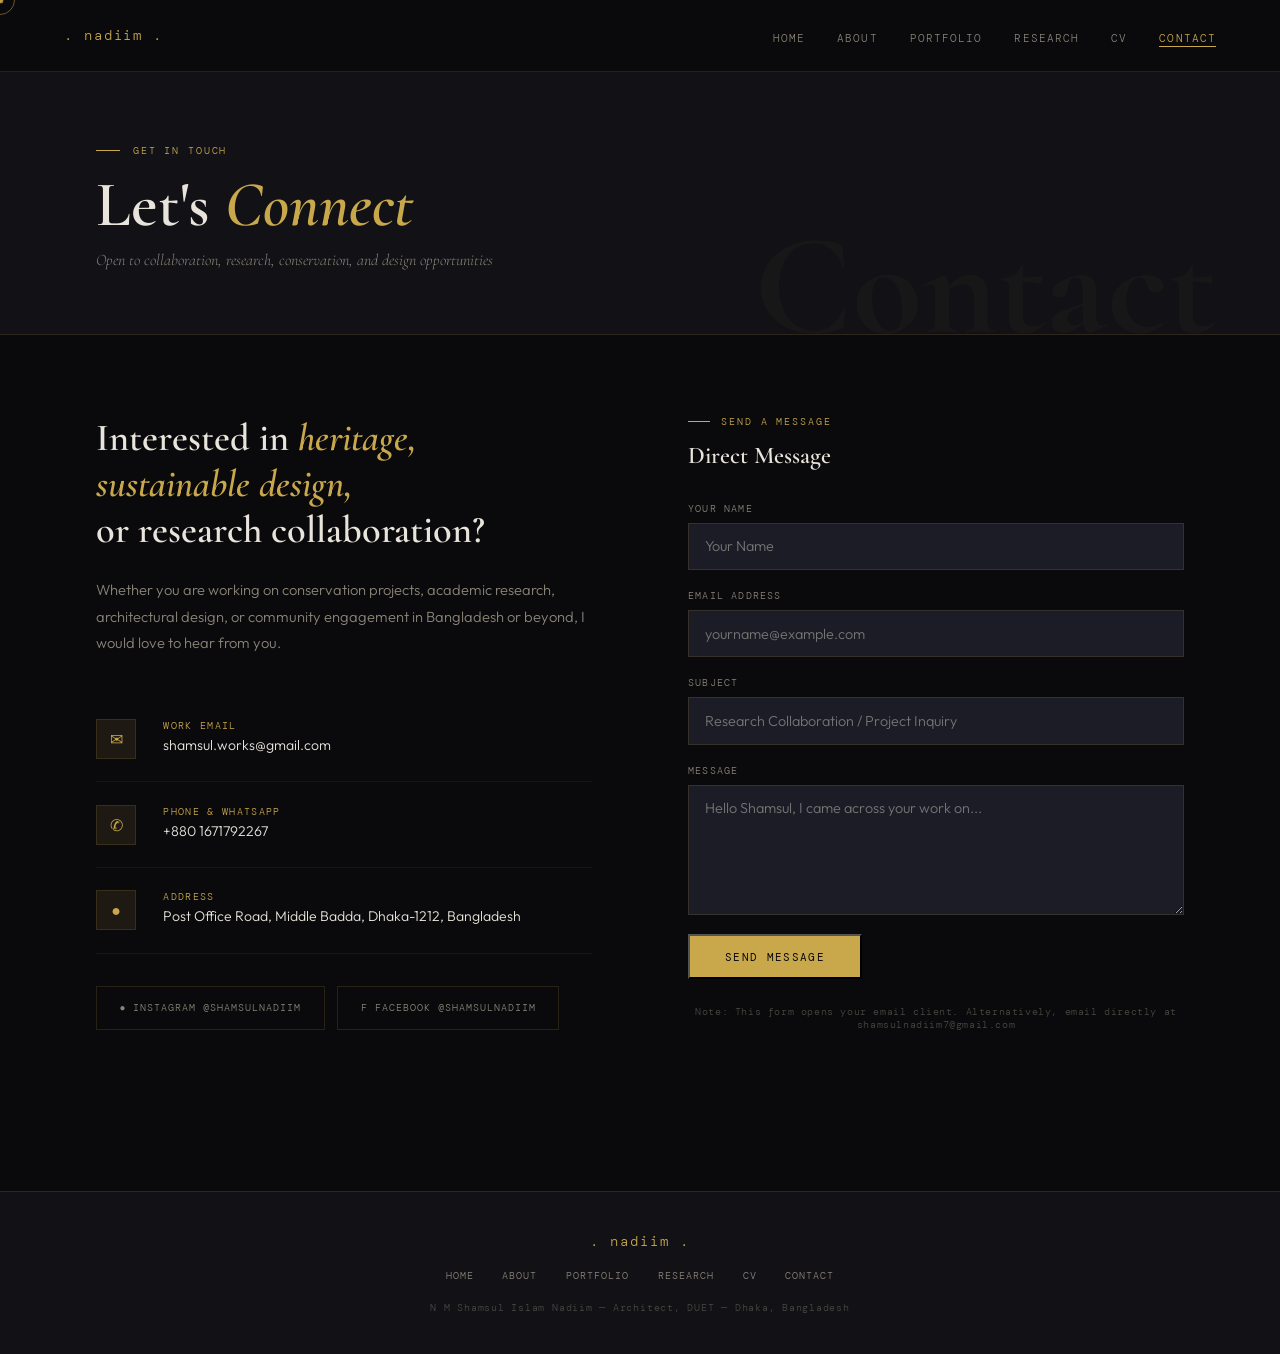
<file: contact.html>
<!DOCTYPE html>
<html lang="en">
<head>
<meta charset="UTF-8">
<meta name="viewport" content="width=device-width, initial-scale=1.0">
<title>Contact — N M Shamsul Islam Nadiim</title>
<link href="https://fonts.googleapis.com/css2?family=Cormorant+Garamond:ital,wght@0,300;0,400;0,600;0,700;1,300;1,400;1,600&family=Outfit:wght@300;400;500;600&family=DM+Mono:wght@300;400&display=swap" rel="stylesheet">
<link rel="stylesheet" href="shared.css">
<style>
.cont-body { padding: 5rem 6rem; }
.cont-grid { display: grid; grid-template-columns: 1fr 1fr; gap: 6rem; align-items: start; margin-bottom: 5rem; }

.cont-lead {
  font-family: var(--display); font-size: 2.4rem;
  font-weight: 600; line-height: 1.2; color: var(--text);
  margin-bottom: 1.5rem;
}
.cont-lead em { color: var(--gold); }
.cont-desc { font-size: 0.92rem; line-height: 1.8; color: var(--text-dim); margin-bottom: 2.5rem; }

.cont-items { display: flex; flex-direction: column; gap: 0; }
.cont-item {
  display: grid; grid-template-columns: 48px 1fr;
  gap: 1.2rem; align-items: start;
  padding: 1.4rem 0; border-bottom: 1px solid var(--border2);
}
.cont-icon {
  width: 40px; height: 40px; flex-shrink: 0;
  background: var(--gold-dim); border: 1px solid var(--border);
  display: flex; align-items: center; justify-content: center;
  color: var(--gold); font-size: 1rem;
}
.cont-lbl {
  font-family: var(--mono); font-size: 0.6rem;
  letter-spacing: 0.14em; text-transform: uppercase;
  color: var(--gold); margin-bottom: 0.25rem;
}
.cont-val { font-size: 0.88rem; color: var(--text); }
.cont-val a { color: var(--text); text-decoration: none; transition: color 0.2s; }
.cont-val a:hover { color: var(--gold); }

/* Social */
.social-row { display: flex; gap: 0.8rem; margin-top: 2rem; }
.social-btn {
  height: 44px; padding: 0 1.4rem;
  border: 1px solid var(--border); color: var(--text-dim);
  font-family: var(--mono); font-size: 0.62rem;
  letter-spacing: 0.1em; text-transform: uppercase;
  text-decoration: none; display: flex; align-items: center; gap: 0.5rem;
  transition: border-color 0.2s, color 0.2s;
}
.social-btn:hover { border-color: var(--gold); color: var(--gold); }

/* Form */
.cont-form { display: flex; flex-direction: column; gap: 1.2rem; }
.form-group { display: flex; flex-direction: column; gap: 0.5rem; }
.form-label {
  font-family: var(--mono); font-size: 0.62rem;
  letter-spacing: 0.12em; text-transform: uppercase; color: var(--text-dim);
}
.form-input, .form-textarea {
  background: var(--surface); border: 1px solid var(--border);
  color: var(--text); font-family: var(--body); font-size: 0.9rem;
  padding: 0.85rem 1rem; outline: none;
  transition: border-color 0.2s;
  font-weight: 300;
}
.form-input:focus, .form-textarea:focus { border-color: var(--gold); }
.form-textarea { resize: vertical; min-height: 130px; }
.form-note {
  font-family: var(--mono); font-size: 0.62rem; color: var(--text-dimmer);
  letter-spacing: 0.06em; text-align: center; margin-top: 0.4rem;
}

/* Map visual */
.location-card {
  background: var(--surface); border: 1px solid var(--border);
  padding: 2.5rem; display: flex; flex-direction: column; gap: 1rem;
  margin-bottom: 2rem;
}
.loc-map-placeholder {
  height: 180px; background: var(--bg3);
  border: 1px solid var(--border2);
  display: flex; align-items: center; justify-content: center;
}
.loc-map-placeholder span {
  font-family: var(--mono); font-size: 0.62rem;
  color: var(--text-dimmer); letter-spacing: 0.1em;
}

@media (max-width: 960px) {
  .cont-body { padding: 4rem 2rem; }
  .cont-grid { grid-template-columns: 1fr; gap: 3rem; }
}
</style>
</head>
<body>
<div class="cursor" id="cursor"></div>
<div class="cursor-ring" id="cursorRing"></div>

<nav id="nav">
  <a href="index.html" class="nav-logo">. nadiim .</a>
  <button class="nav-toggle" id="navToggle">&#9776;</button>
  <ul class="nav-links" id="navLinks">
    <li><a href="index.html">Home</a></li>
    <li><a href="about.html">About</a></li>
    <li><a href="portfolio.html">Portfolio</a></li>
    <li><a href="research.html">Research</a></li>
    <li><a href="cv.html">CV</a></li>
    <li><a href="contact.html" class="active">Contact</a></li>
  </ul>
</nav>

<div class="page-header" data-title="Contact">
  <p class="ph-label">Get in Touch</p>
  <h1 class="ph-title">Let's <em>Connect</em></h1>
  <p class="ph-sub">Open to collaboration, research, conservation, and design opportunities</p>
</div>

<div class="cont-body">
  <div class="cont-grid">

    <!-- LEFT -->
    <div>
      <div class="cont-lead fade-in">
        Interested in <em>heritage,</em><br>
        <em>sustainable design,</em><br>
        or research collaboration?
      </div>
      <p class="cont-desc fade-in">Whether you are working on conservation projects, academic research, architectural design, or community engagement in Bangladesh or beyond, I would love to hear from you.</p>

      <div class="cont-items fade-in">
        <div class="cont-item">
          <div class="cont-icon">&#9993;</div>
          <div><div class="cont-lbl">Work Email</div><div class="cont-val"><a href="mailto:shamsul.works@gmail.com">shamsul.works@gmail.com</a></div></div>
        </div>
        <div class="cont-item">
          <div class="cont-icon">&#9990;</div>
          <div><div class="cont-lbl">Phone &amp; WhatsApp</div><div class="cont-val"><a href="https://wa.me/8801671792267">+880 1671792267</a></div></div>
        </div>
        <div class="cont-item">
          <div class="cont-icon">&#9679;</div>
          <div><div class="cont-lbl">Address</div><div class="cont-val">Post Office Road, Middle Badda, Dhaka-1212, Bangladesh</div></div>
        </div>
      </div>

      <div class="social-row fade-in">
        <a href="https://www.instagram.com/shamsulnadiim/" target="_blank" class="social-btn">
          &#9679; Instagram @shamsulnadiim
        </a>
        <a href="https://www.facebook.com/shamsulnadiim/" target="_blank" class="social-btn">
          f Facebook @shamsulnadiim
        </a>
      </div>
    </div>

    <!-- RIGHT: form -->
    <div class="fade-in">
      <p class="section-label">Send a Message</p>
      <h3 style="font-family:var(--display);font-size:1.5rem;font-weight:600;margin-bottom:2rem;color:var(--text);">Direct Message</h3>
      <div class="cont-form">
        <div class="form-group">
          <label class="form-label" for="f-name">Your Name</label>
          <input class="form-input" type="text" id="f-name" placeholder="Your Name">
        </div>
        <div class="form-group">
          <label class="form-label" for="f-email">Email Address</label>
          <input class="form-input" type="email" id="f-email" placeholder="yourname@example.com">
        </div>
        <div class="form-group">
          <label class="form-label" for="f-subject">Subject</label>
          <input class="form-input" type="text" id="f-subject" placeholder="Research Collaboration / Project Inquiry">
        </div>
        <div class="form-group">
          <label class="form-label" for="f-msg">Message</label>
          <textarea class="form-textarea" id="f-msg" placeholder="Hello Shamsul, I came across your work on..."></textarea>
        </div>
        <button class="btn-gold" onclick="handleFormSubmit()" style="align-self:flex-start;cursor:pointer;">Send Message</button>
        <div class="form-note">Note: This form opens your email client. Alternatively, email directly at shamsulnadiim7@gmail.com</div>
      </div>
    </div>

  </div>
</div>

<footer>
  <div class="footer-logo">. nadiim .</div>
  <div class="footer-links">
    <a href="index.html">Home</a><a href="about.html">About</a><a href="portfolio.html">Portfolio</a>
    <a href="research.html">Research</a><a href="cv.html">CV</a><a href="contact.html">Contact</a>
  </div>
  <div class="footer-note">N M Shamsul Islam Nadiim &mdash; Architect, DUET &mdash; Dhaka, Bangladesh</div>
</footer>

<script src="shared.js"></script>
<script>
function handleFormSubmit() {
  const name    = document.getElementById('f-name').value || '';
  const subject = document.getElementById('f-subject').value || 'Portfolio Inquiry';
  const msg     = document.getElementById('f-msg').value || '';
  const body    = encodeURIComponent('From: ' + name + '\n\n' + msg);
  window.location.href = 'mailto:shamsulnadiim7@gmail.com?subject=' + encodeURIComponent(subject) + '&body=' + body;
}
</script>
</body>
</html>
</file>
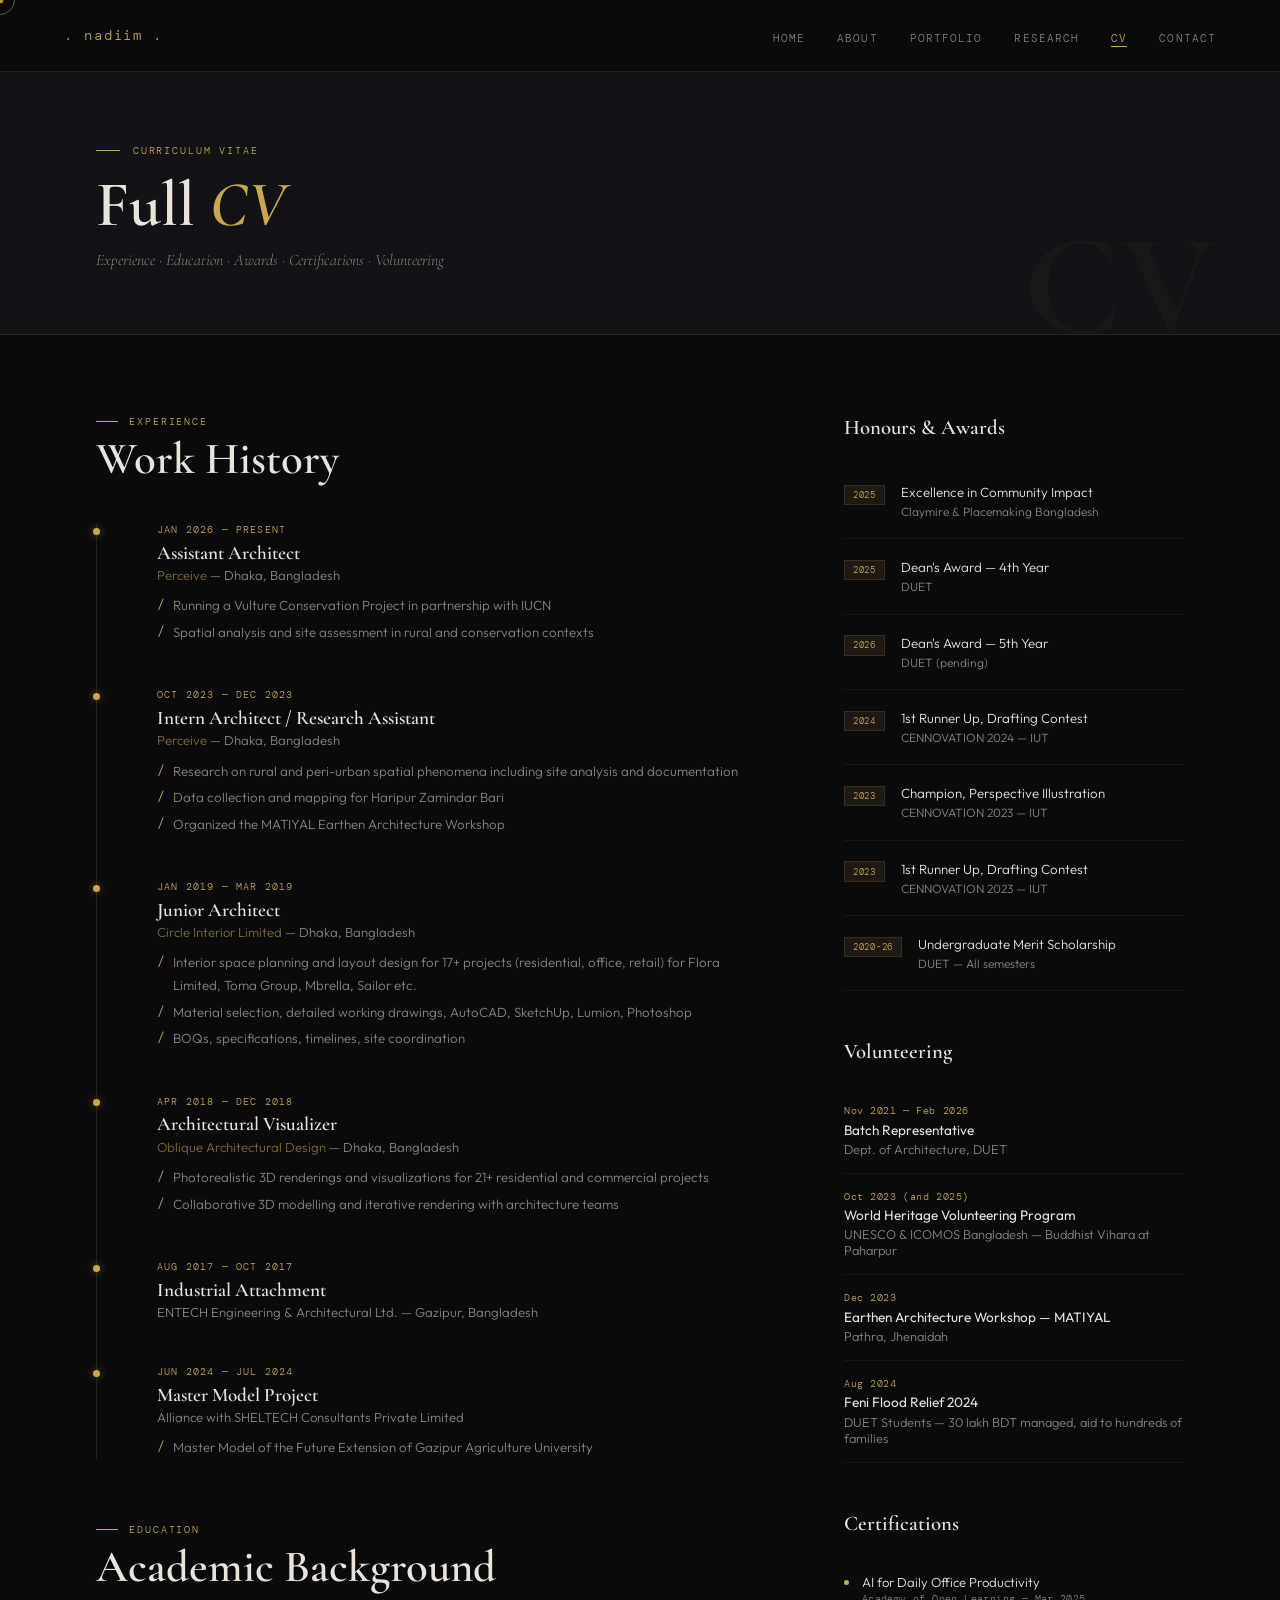
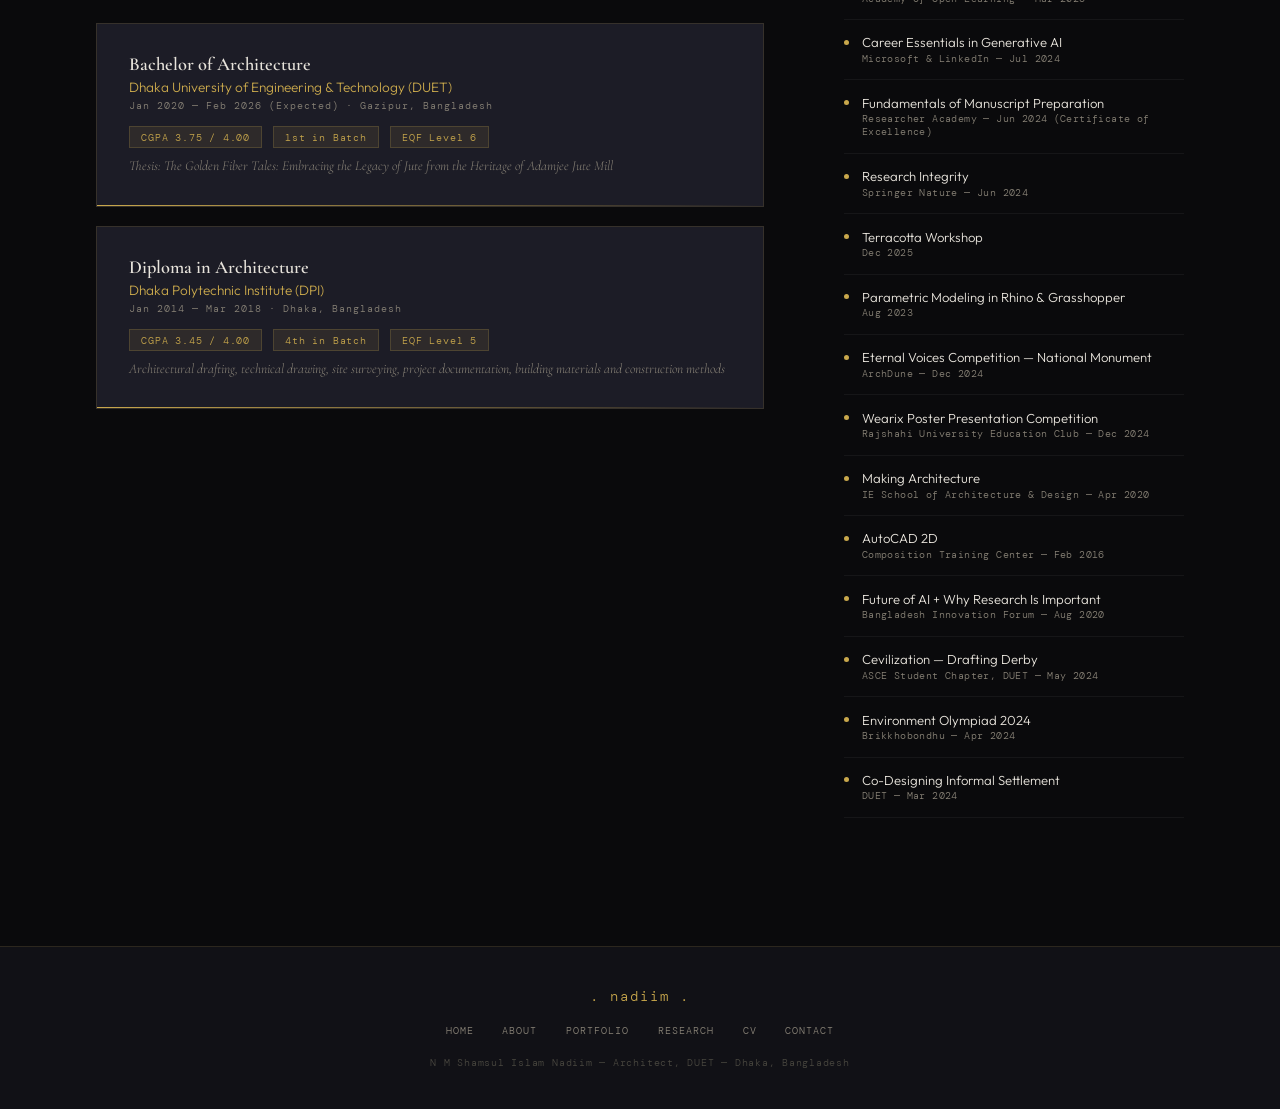
<file: cv.html>
<!DOCTYPE html>
<html lang="en">
<head>
<meta charset="UTF-8">
<meta name="viewport" content="width=device-width, initial-scale=1.0">
<title>CV — N M Shamsul Islam Nadiim</title>
<link href="https://fonts.googleapis.com/css2?family=Cormorant+Garamond:ital,wght@0,300;0,400;0,600;0,700;1,300;1,400;1,600&family=Outfit:wght@300;400;500;600&family=DM+Mono:wght@300;400&display=swap" rel="stylesheet">
<link rel="stylesheet" href="shared.css">
<style>
.cv-body { padding: 5rem 6rem; }
.cv-grid { display: grid; grid-template-columns: 1fr 340px; gap: 5rem; align-items: start; }
.cv-main {}
.cv-side {}

/* Timeline */
.timeline { position: relative; padding-left: 2rem; margin-bottom: 4rem; }
.timeline::before {
  content: ''; position: absolute; left: 0; top: 0; bottom: 0;
  width: 1px; background: var(--border);
}
.tl-item { position: relative; padding-left: 1.8rem; margin-bottom: 2.8rem; }
.tl-item::before {
  content: ''; position: absolute; left: -2rem;
  top: 0.3rem; width: 7px; height: 7px;
  background: var(--gold); border-radius: 50%;
  transform: translateX(-3px);
  box-shadow: 0 0 8px rgba(201,168,76,0.5);
}
.tl-period {
  font-family: var(--mono); font-size: 0.62rem;
  letter-spacing: 0.12em; text-transform: uppercase;
  color: var(--gold); margin-bottom: 0.3rem;
}
.tl-role {
  font-family: var(--display); font-size: 1.2rem;
  font-weight: 600; color: var(--text); margin-bottom: 0.15rem;
}
.tl-org { font-size: 0.82rem; color: var(--text-dim); margin-bottom: 0.7rem; }
.tl-org a { color: rgba(201,168,76,0.6); text-decoration: none; }
.tl-org a:hover { color: var(--gold); }
.tl-points { list-style: none; }
.tl-points li {
  font-size: 0.83rem; line-height: 1.7; color: var(--text-dim);
  padding-left: 1rem; position: relative; margin-bottom: 0.25rem;
}
.tl-points li::before { content: '/'; position: absolute; left: 0; color: var(--gold); font-family: var(--mono); }

/* Education cards */
.edu-cards { display: flex; flex-direction: column; gap: 1.2rem; margin-bottom: 4rem; }
.edu-card {
  background: var(--surface); border: 1px solid var(--border);
  padding: 1.8rem 2rem; position: relative; overflow: hidden;
}
.edu-card::after {
  content: ''; position: absolute; bottom: 0; left: 0; right: 0; height: 1px;
  background: linear-gradient(90deg, var(--gold), transparent);
}
.edu-degree { font-family: var(--display); font-size: 1.15rem; font-weight: 600; color: var(--text); margin-bottom: 0.2rem; }
.edu-inst { font-size: 0.85rem; color: var(--gold); margin-bottom: 0.2rem; }
.edu-period { font-family: var(--mono); font-size: 0.62rem; color: var(--text-dim); letter-spacing: 0.1em; margin-bottom: 0.8rem; }
.edu-grade {
  display: inline-block; background: var(--gold-dim);
  border: 1px solid rgba(201,168,76,0.2);
  color: var(--gold); font-family: var(--mono); font-size: 0.62rem;
  letter-spacing: 0.08em; padding: 0.22rem 0.7rem; margin-right: 0.5rem; margin-bottom: 0.5rem;
}
.edu-thesis { font-family: var(--display); font-style: italic; font-size: 0.85rem; color: var(--text-dim); line-height: 1.5; }

/* Side awards/certs */
.side-block { margin-bottom: 3rem; }
.side-title { font-family: var(--display); font-size: 1.3rem; font-weight: 600; color: var(--text); margin-bottom: 1.5rem; }
.award-item {
  padding: 1.2rem 0; border-bottom: 1px solid var(--border2);
  display: grid; grid-template-columns: auto 1fr; gap: 1rem; align-items: start;
}
.award-year-badge {
  font-family: var(--mono); font-size: 0.58rem; letter-spacing: 0.08em;
  color: var(--gold); background: var(--gold-dim);
  border: 1px solid rgba(201,168,76,0.15);
  padding: 0.2rem 0.5rem; white-space: nowrap;
  align-self: start; margin-top: 0.1rem;
}
.award-name { font-size: 0.83rem; color: var(--text); margin-bottom: 0.15rem; line-height: 1.4; }
.award-org-small { font-size: 0.75rem; color: var(--text-dim); }

.cert-item {
  padding: 0.9rem 0; border-bottom: 1px solid var(--border2);
  display: flex; align-items: start; gap: 0.8rem;
}
.cert-dot { width: 5px; height: 5px; background: var(--gold); border-radius: 50%; flex-shrink: 0; margin-top: 0.35rem; }
.cert-name { font-size: 0.82rem; color: var(--text); margin-bottom: 0.1rem; }
.cert-iss { font-family: var(--mono); font-size: 0.62rem; color: var(--text-dim); letter-spacing: 0.04em; }

.vol-item { padding: 1rem 0; border-bottom: 1px solid var(--border2); }
.vol-role { font-size: 0.85rem; font-weight: 400; color: var(--text); margin-bottom: 0.15rem; }
.vol-org { font-size: 0.8rem; color: var(--text-dim); }
.vol-period { font-family: var(--mono); font-size: 0.6rem; color: var(--gold); margin-bottom: 0.2rem; letter-spacing: 0.06em; }

@media (max-width: 960px) {
  .cv-body { padding: 4rem 2rem; }
  .cv-grid { grid-template-columns: 1fr; }
}
</style>
</head>
<body>
<div class="cursor" id="cursor"></div>
<div class="cursor-ring" id="cursorRing"></div>

<nav id="nav">
  <a href="index.html" class="nav-logo">. nadiim .</a>
  <button class="nav-toggle" id="navToggle">&#9776;</button>
  <ul class="nav-links" id="navLinks">
    <li><a href="index.html">Home</a></li>
    <li><a href="about.html">About</a></li>
    <li><a href="portfolio.html">Portfolio</a></li>
    <li><a href="research.html">Research</a></li>
    <li><a href="cv.html" class="active">CV</a></li>
    <li><a href="contact.html">Contact</a></li>
  </ul>
</nav>

<div class="page-header" data-title="CV">
  <p class="ph-label">Curriculum Vitae</p>
  <h1 class="ph-title">Full <em>CV</em></h1>
  <p class="ph-sub">Experience &middot; Education &middot; Awards &middot; Certifications &middot; Volunteering</p>
</div>

<div class="cv-body">
<div class="cv-grid">

  <!-- LEFT: main -->
  <div class="cv-main">

    <!-- EXPERIENCE -->
    <p class="section-label" style="margin-bottom:0.5rem;">Experience</p>
    <h2 class="section-title" style="margin-bottom:2.5rem;">Work History</h2>
    <div class="timeline fade-in">

      <div class="tl-item">
        <div class="tl-period">Jan 2026 — Present</div>
        <div class="tl-role">Assistant Architect</div>
        <div class="tl-org"><a href="https://www.facebook.com/perceive.rd" target="_blank">Perceive</a> &mdash; Dhaka, Bangladesh</div>
        <ul class="tl-points">
          <li>Running a Vulture Conservation Project in partnership with IUCN</li>
          <li>Spatial analysis and site assessment in rural and conservation contexts</li>
        </ul>
      </div>

      <div class="tl-item">
        <div class="tl-period">Oct 2023 — Dec 2023</div>
        <div class="tl-role">Intern Architect / Research Assistant</div>
        <div class="tl-org"><a href="https://www.facebook.com/perceive.rd" target="_blank">Perceive</a> &mdash; Dhaka, Bangladesh</div>
        <ul class="tl-points">
          <li>Research on rural and peri-urban spatial phenomena including site analysis and documentation</li>
          <li>Data collection and mapping for Haripur Zamindar Bari</li>
          <li>Organized the MATIYAL Earthen Architecture Workshop</li>
        </ul>
      </div>

      <div class="tl-item">
        <div class="tl-period">Jan 2019 — Mar 2019</div>
        <div class="tl-role">Junior Architect</div>
        <div class="tl-org"><a href="https://www.facebook.com/circleinteriorltd" target="_blank">Circle Interior Limited</a> &mdash; Dhaka, Bangladesh</div>
        <ul class="tl-points">
          <li>Interior space planning and layout design for 17+ projects (residential, office, retail) for Flora Limited, Toma Group, Mbrella, Sailor etc.</li>
          <li>Material selection, detailed working drawings, AutoCAD, SketchUp, Lumion, Photoshop</li>
          <li>BOQs, specifications, timelines, site coordination</li>
        </ul>
      </div>

      <div class="tl-item">
        <div class="tl-period">Apr 2018 — Dec 2018</div>
        <div class="tl-role">Architectural Visualizer</div>
        <div class="tl-org"><a href="https://www.facebook.com/obliquead" target="_blank">Oblique Architectural Design</a> &mdash; Dhaka, Bangladesh</div>
        <ul class="tl-points">
          <li>Photorealistic 3D renderings and visualizations for 21+ residential and commercial projects</li>
          <li>Collaborative 3D modelling and iterative rendering with architecture teams</li>
        </ul>
      </div>

      <div class="tl-item">
        <div class="tl-period">Aug 2017 — Oct 2017</div>
        <div class="tl-role">Industrial Attachment</div>
        <div class="tl-org">ENTECH Engineering &amp; Architectural Ltd. &mdash; Gazipur, Bangladesh</div>
      </div>

      <div class="tl-item">
        <div class="tl-period">Jun 2024 — Jul 2024</div>
        <div class="tl-role">Master Model Project</div>
        <div class="tl-org">Alliance with SHELTECH Consultants Private Limited</div>
        <ul class="tl-points">
          <li>Master Model of the Future Extension of Gazipur Agriculture University</li>
        </ul>
      </div>

    </div>

    <!-- EDUCATION -->
    <p class="section-label" style="margin-bottom:0.5rem;">Education</p>
    <h2 class="section-title" style="margin-bottom:2rem;">Academic Background</h2>
    <div class="edu-cards fade-in">
      <div class="edu-card">
        <div class="edu-degree">Bachelor of Architecture</div>
        <div class="edu-inst">Dhaka University of Engineering &amp; Technology (DUET)</div>
        <div class="edu-period">Jan 2020 — Feb 2026 (Expected) &middot; Gazipur, Bangladesh</div>
        <div>
          <span class="edu-grade">CGPA 3.75 / 4.00</span>
          <span class="edu-grade">1st in Batch</span>
          <span class="edu-grade">EQF Level 6</span>
        </div>
        <div class="edu-thesis">Thesis: The Golden Fiber Tales: Embracing the Legacy of Jute from the Heritage of Adamjee Jute Mill</div>
      </div>
      <div class="edu-card">
        <div class="edu-degree">Diploma in Architecture</div>
        <div class="edu-inst">Dhaka Polytechnic Institute (DPI)</div>
        <div class="edu-period">Jan 2014 — Mar 2018 &middot; Dhaka, Bangladesh</div>
        <div>
          <span class="edu-grade">CGPA 3.45 / 4.00</span>
          <span class="edu-grade">4th in Batch</span>
          <span class="edu-grade">EQF Level 5</span>
        </div>
        <div class="edu-thesis">Architectural drafting, technical drawing, site surveying, project documentation, building materials and construction methods</div>
      </div>
    </div>

  </div>

  <!-- RIGHT: side -->
  <div class="cv-side">

    <!-- HONOURS -->
    <div class="side-block fade-in">
      <div class="side-title">Honours &amp; Awards</div>
      <div class="award-item">
        <span class="award-year-badge">2025</span>
        <div><div class="award-name">Excellence in Community Impact</div><div class="award-org-small">Claymire &amp; Placemaking Bangladesh</div></div>
      </div>
      <div class="award-item">
        <span class="award-year-badge">2025</span>
        <div><div class="award-name">Dean's Award &mdash; 4th Year</div><div class="award-org-small">DUET</div></div>
      </div>
      <div class="award-item">
        <span class="award-year-badge">2026</span>
        <div><div class="award-name">Dean's Award &mdash; 5th Year</div><div class="award-org-small">DUET (pending)</div></div>
      </div>
      <div class="award-item">
        <span class="award-year-badge">2024</span>
        <div><div class="award-name">1st Runner Up, Drafting Contest</div><div class="award-org-small">CENNOVATION 2024 &mdash; IUT</div></div>
      </div>
      <div class="award-item">
        <span class="award-year-badge">2023</span>
        <div><div class="award-name">Champion, Perspective Illustration</div><div class="award-org-small">CENNOVATION 2023 &mdash; IUT</div></div>
      </div>
      <div class="award-item">
        <span class="award-year-badge">2023</span>
        <div><div class="award-name">1st Runner Up, Drafting Contest</div><div class="award-org-small">CENNOVATION 2023 &mdash; IUT</div></div>
      </div>
      <div class="award-item">
        <span class="award-year-badge">2020-26</span>
        <div><div class="award-name">Undergraduate Merit Scholarship</div><div class="award-org-small">DUET &mdash; All semesters </div></div>
      </div>
    </div>

    <!-- VOLUNTEERING -->
    <div class="side-block fade-in">
      <div class="side-title">Volunteering</div>
      <div class="vol-item">
        <div class="vol-period">Nov 2021 — Feb 2026</div>
        <div class="vol-role">Batch Representative</div>
        <div class="vol-org">Dept. of Architecture, DUET</div>
      </div>
      <div class="vol-item">
        <div class="vol-period">Oct 2023 (and 2025)</div>
        <div class="vol-role">World Heritage Volunteering Program</div>
        <div class="vol-org">UNESCO &amp; ICOMOS Bangladesh &mdash; Buddhist Vihara at Paharpur</div>
      </div>
      <div class="vol-item">
        <div class="vol-period">Dec 2023</div>
        <div class="vol-role">Earthen Architecture Workshop &mdash; MATIYAL</div>
        <div class="vol-org">Pathra, Jhenaidah</div>
      </div>
      <div class="vol-item">
        <div class="vol-period">Aug 2024</div>
        <div class="vol-role">Feni Flood Relief 2024</div>
        <div class="vol-org">DUET Students &mdash; 30 lakh BDT managed, aid to hundreds of families</div>
      </div>
    </div>

    <!-- CERTIFICATIONS -->
    <div class="side-block fade-in">
      <div class="side-title">Certifications</div>
      <div class="cert-item"><div class="cert-dot"></div><div><div class="cert-name">AI for Daily Office Productivity</div><div class="cert-iss">Academy of Open Learning &mdash; Mar 2025</div></div></div>
      <div class="cert-item"><div class="cert-dot"></div><div><div class="cert-name">Career Essentials in Generative AI</div><div class="cert-iss">Microsoft &amp; LinkedIn &mdash; Jul 2024</div></div></div>
      <div class="cert-item"><div class="cert-dot"></div><div><div class="cert-name">Fundamentals of Manuscript Preparation</div><div class="cert-iss">Researcher Academy &mdash; Jun 2024 (Certificate of Excellence)</div></div></div>
      <div class="cert-item"><div class="cert-dot"></div><div><div class="cert-name">Research Integrity</div><div class="cert-iss">Springer Nature &mdash; Jun 2024</div></div></div>
      <div class="cert-item"><div class="cert-dot"></div><div><div class="cert-name">Terracotta Workshop</div><div class="cert-iss">Dec 2025</div></div></div>
      <div class="cert-item"><div class="cert-dot"></div><div><div class="cert-name">Parametric Modeling in Rhino &amp; Grasshopper</div><div class="cert-iss">Aug 2023</div></div></div>
      <div class="cert-item"><div class="cert-dot"></div><div><div class="cert-name">Eternal Voices Competition &mdash; National Monument</div><div class="cert-iss">ArchDune &mdash; Dec 2024</div></div></div>
      <div class="cert-item"><div class="cert-dot"></div><div><div class="cert-name">Wearix Poster Presentation Competition</div><div class="cert-iss">Rajshahi University Education Club &mdash; Dec 2024</div></div></div>
      <div class="cert-item"><div class="cert-dot"></div><div><div class="cert-name">Making Architecture</div><div class="cert-iss">IE School of Architecture &amp; Design &mdash; Apr 2020</div></div></div>
      <div class="cert-item"><div class="cert-dot"></div><div><div class="cert-name">AutoCAD 2D</div><div class="cert-iss">Composition Training Center &mdash; Feb 2016</div></div></div>
      <div class="cert-item"><div class="cert-dot"></div><div><div class="cert-name">Future of AI + Why Research Is Important</div><div class="cert-iss">Bangladesh Innovation Forum &mdash; Aug 2020</div></div></div>
      <div class="cert-item"><div class="cert-dot"></div><div><div class="cert-name">Cevilization &mdash; Drafting Derby</div><div class="cert-iss">ASCE Student Chapter, DUET &mdash; May 2024</div></div></div>
      <div class="cert-item"><div class="cert-dot"></div><div><div class="cert-name">Environment Olympiad 2024</div><div class="cert-iss">Brikkhobondhu &mdash; Apr 2024</div></div></div>
      <div class="cert-item"><div class="cert-dot"></div><div><div class="cert-name">Co-Designing Informal Settlement</div><div class="cert-iss">DUET &mdash; Mar 2024</div></div></div>
    </div>

  </div>
</div>
</div>

<footer>
  <div class="footer-logo">. nadiim .</div>
  <div class="footer-links">
    <a href="index.html">Home</a><a href="about.html">About</a><a href="portfolio.html">Portfolio</a>
    <a href="research.html">Research</a><a href="cv.html">CV</a><a href="contact.html">Contact</a>
  </div>
  <div class="footer-note">N M Shamsul Islam Nadiim &mdash; Architect, DUET &mdash; Dhaka, Bangladesh</div>
</footer>
<script src="shared.js"></script>
</body>
</html>
</file>
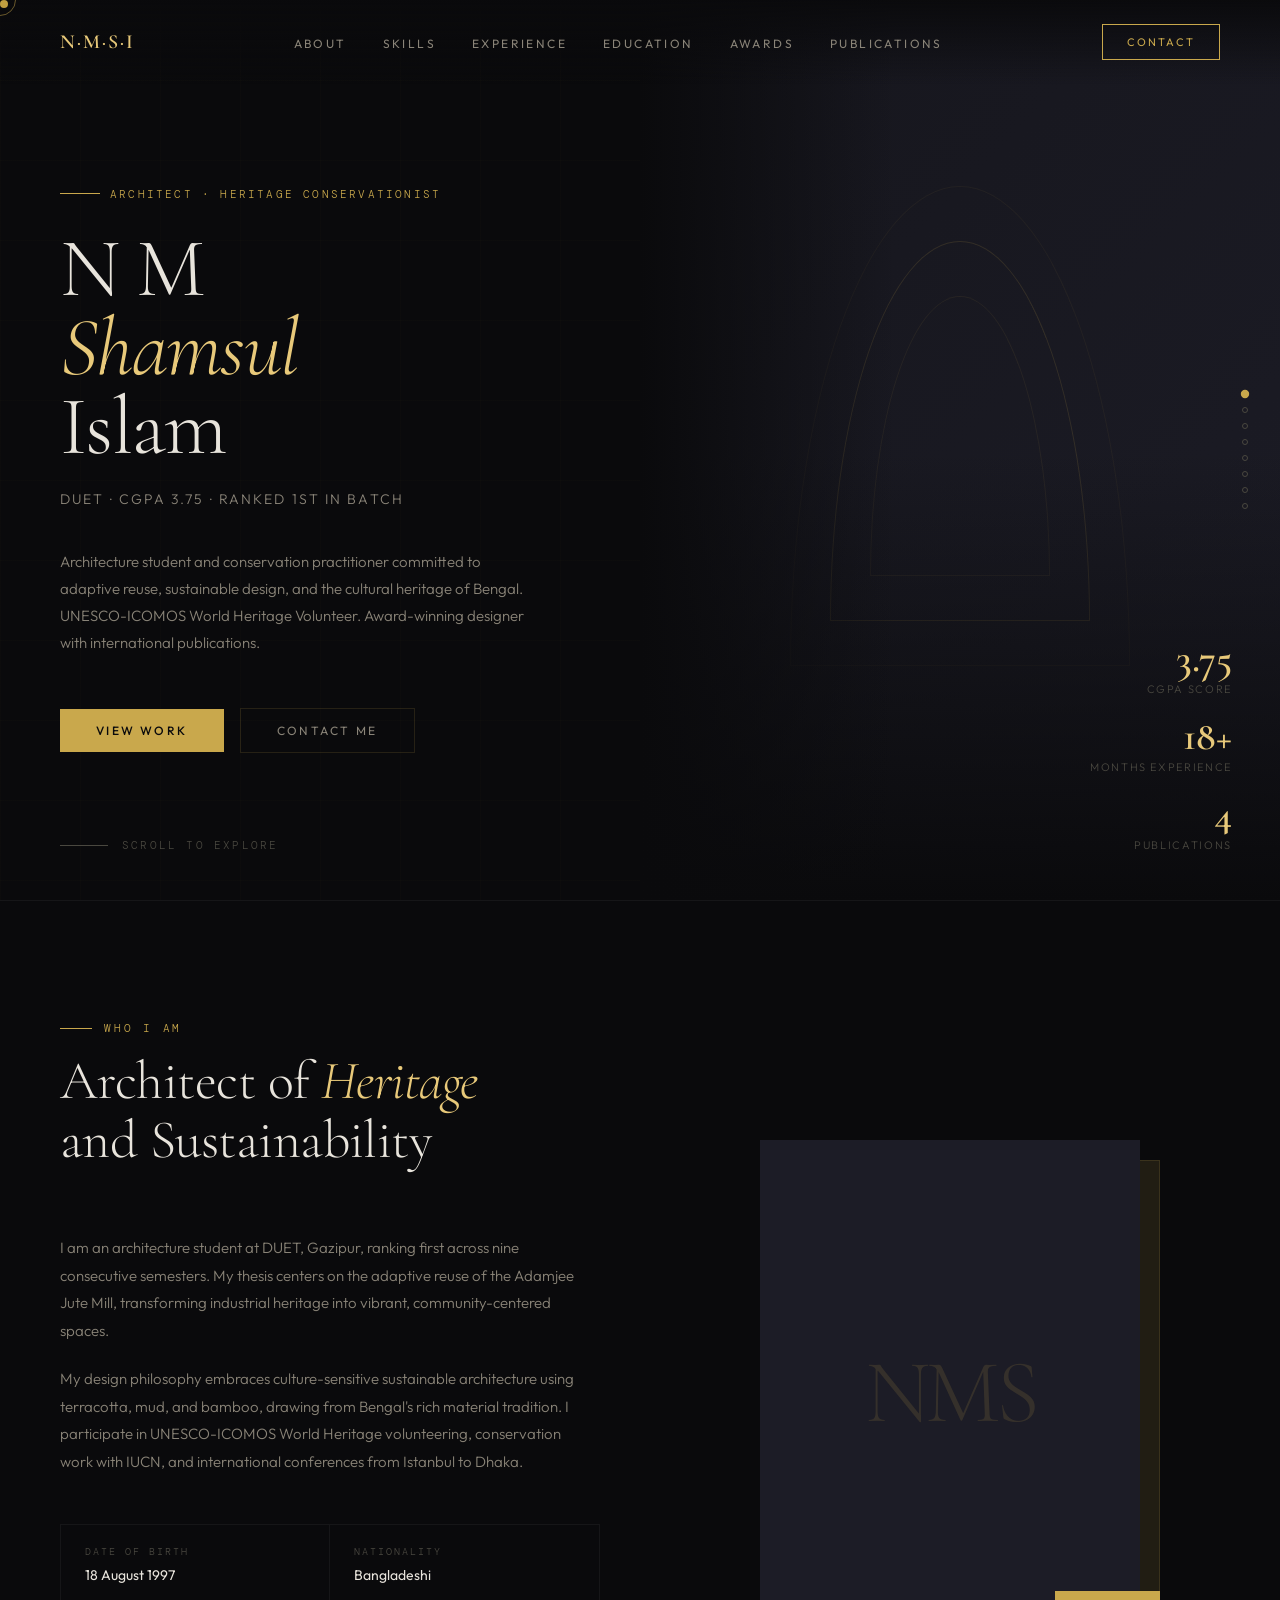
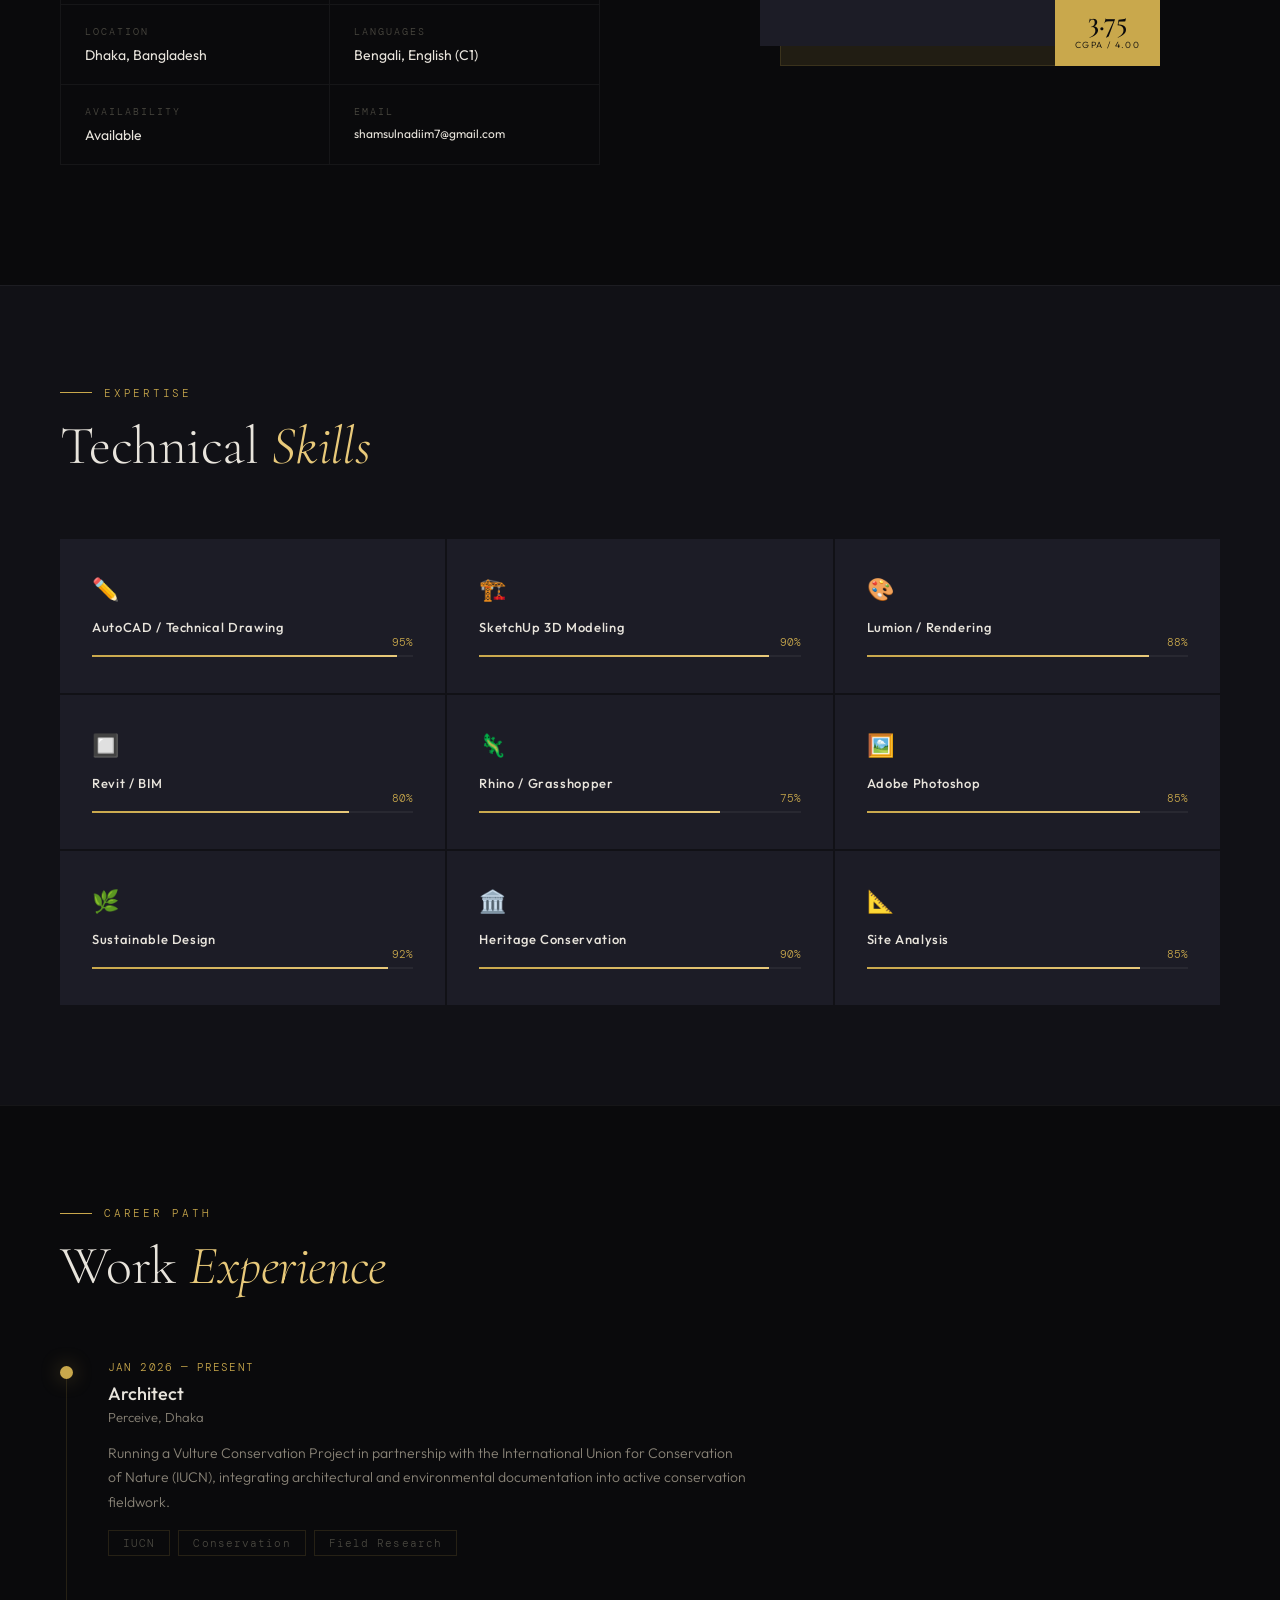
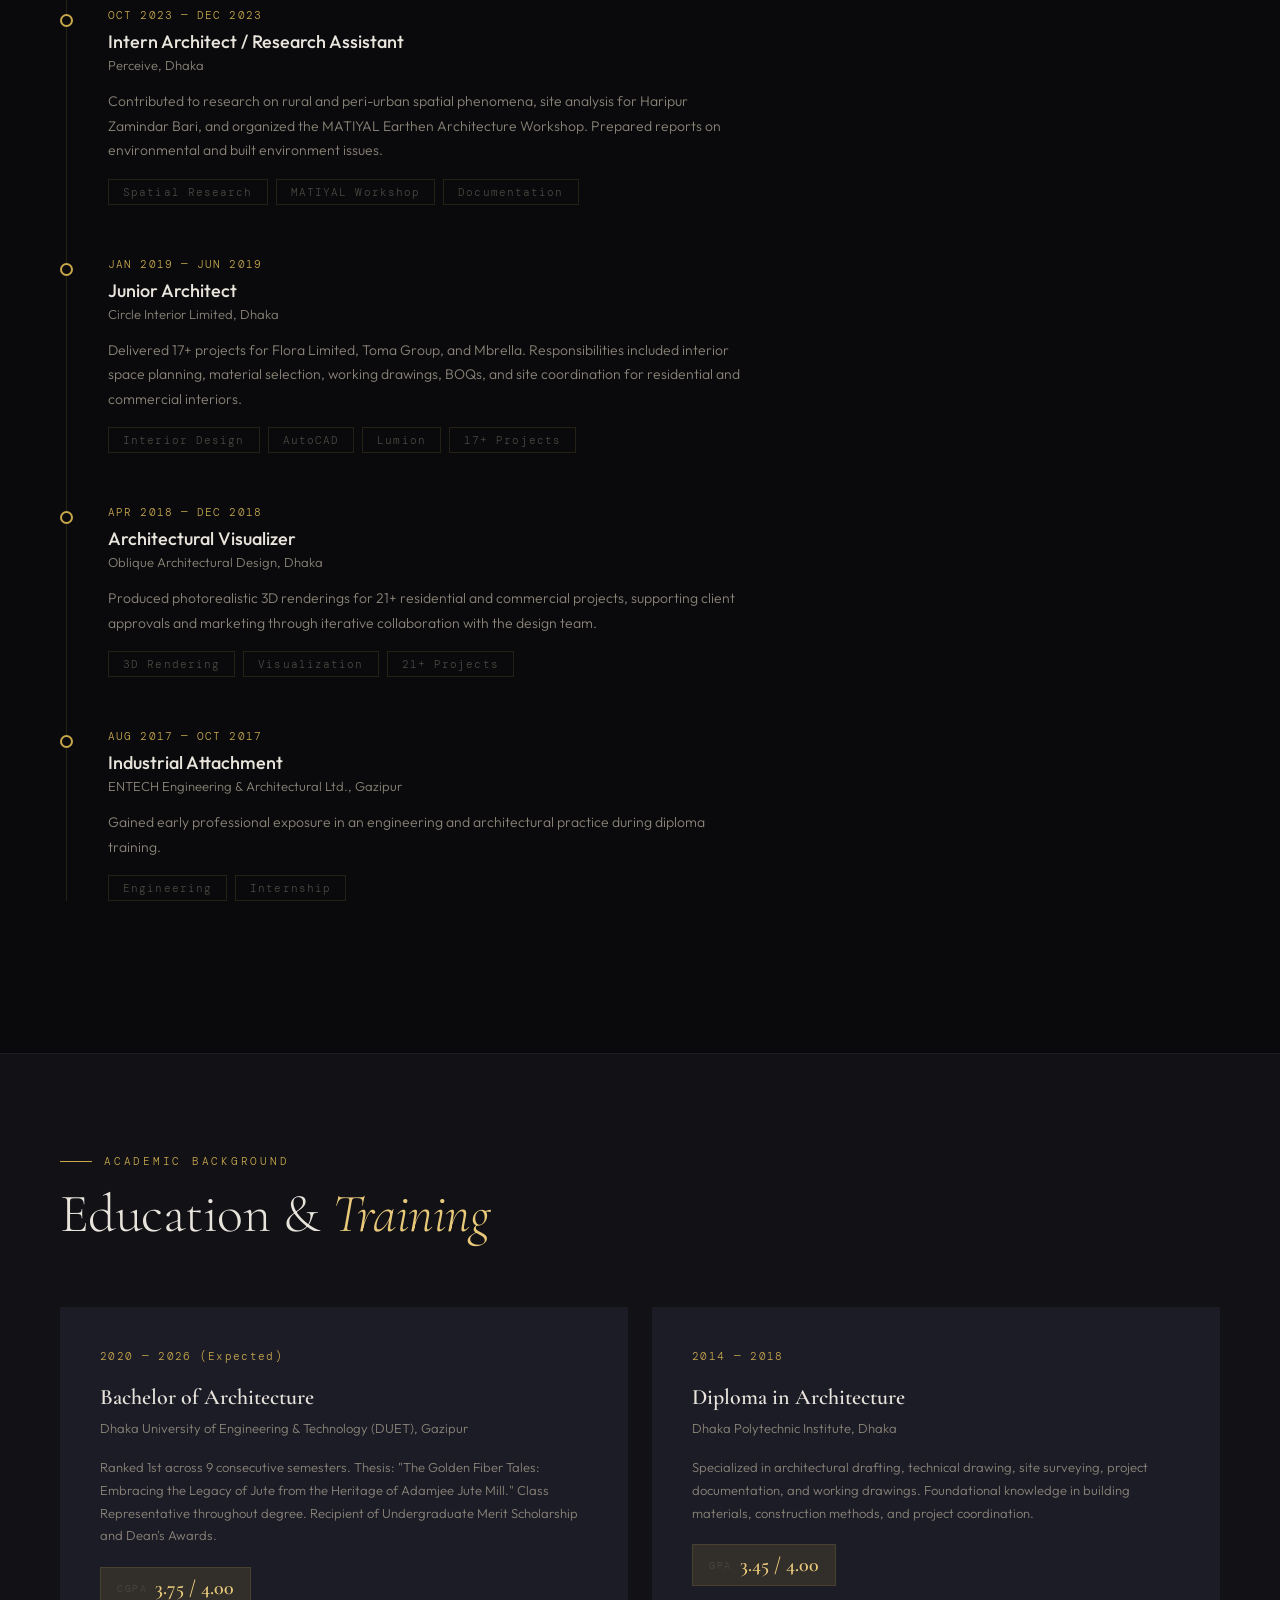
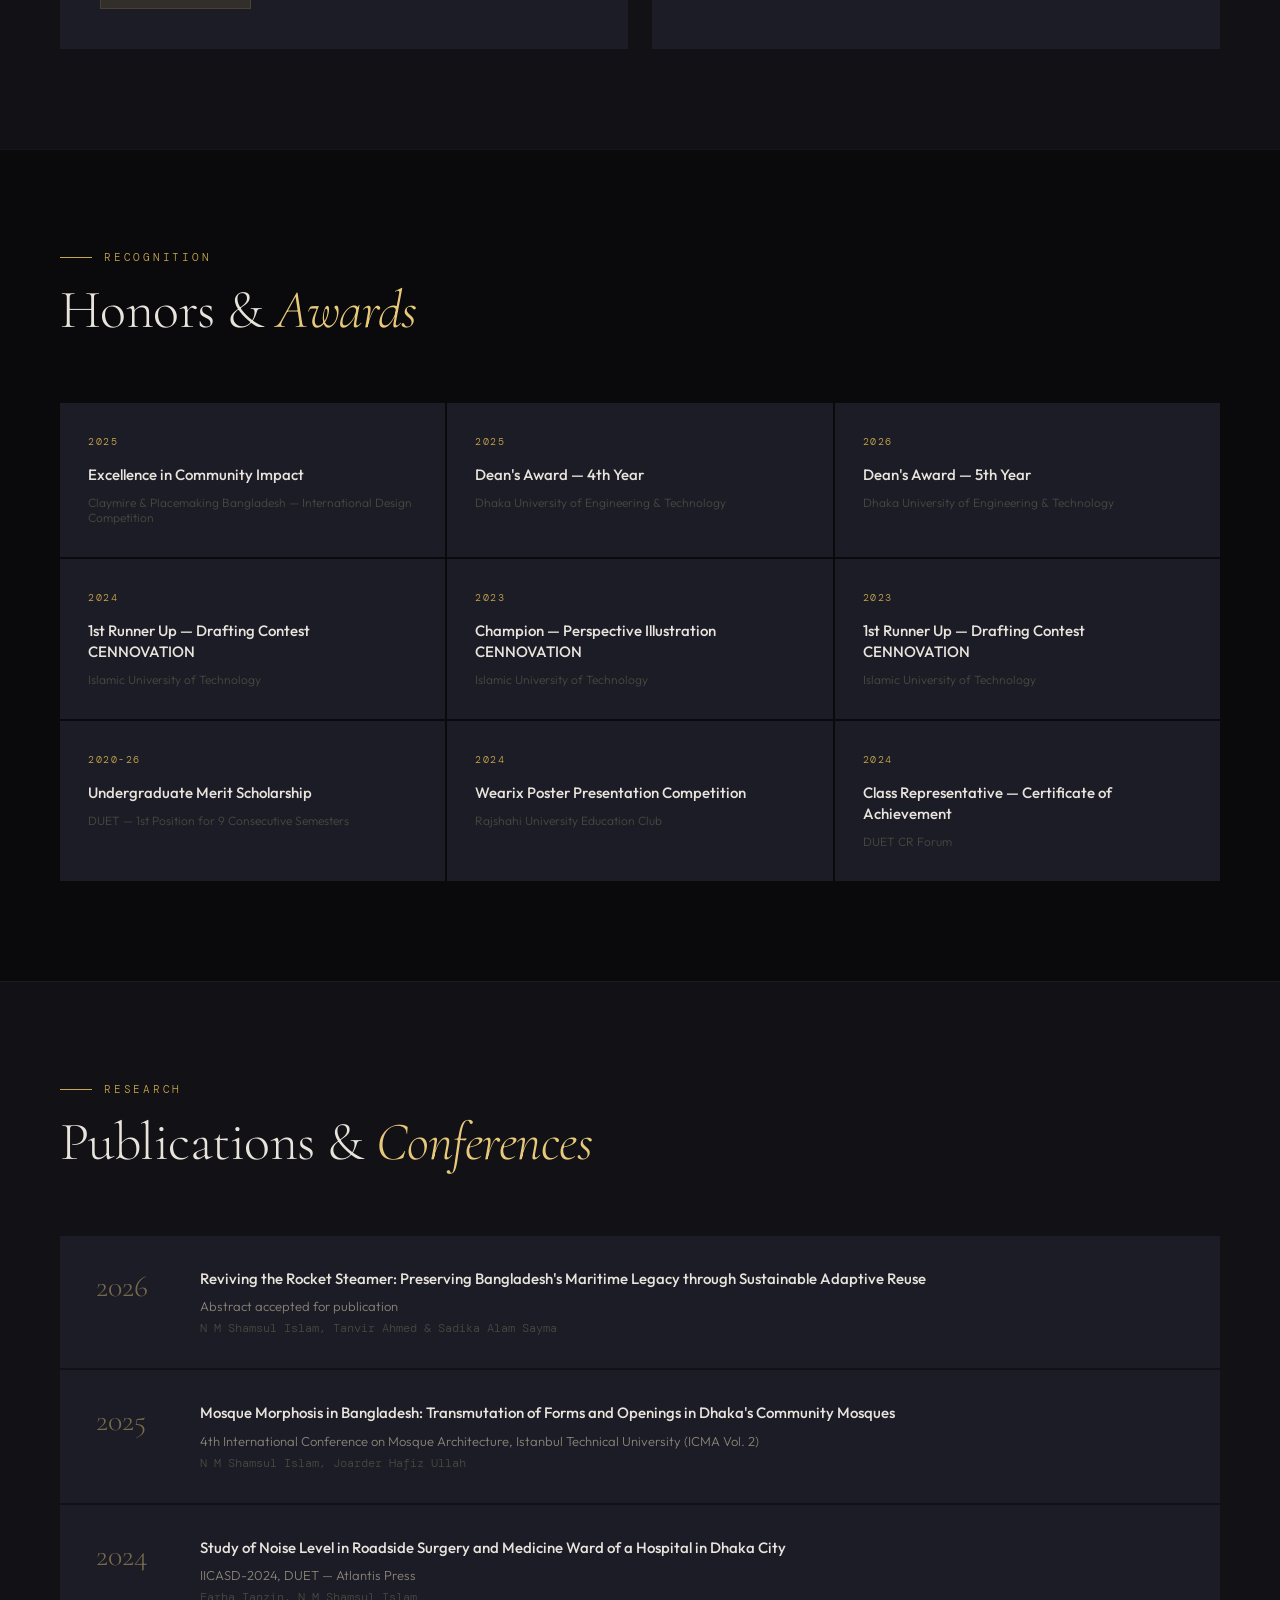
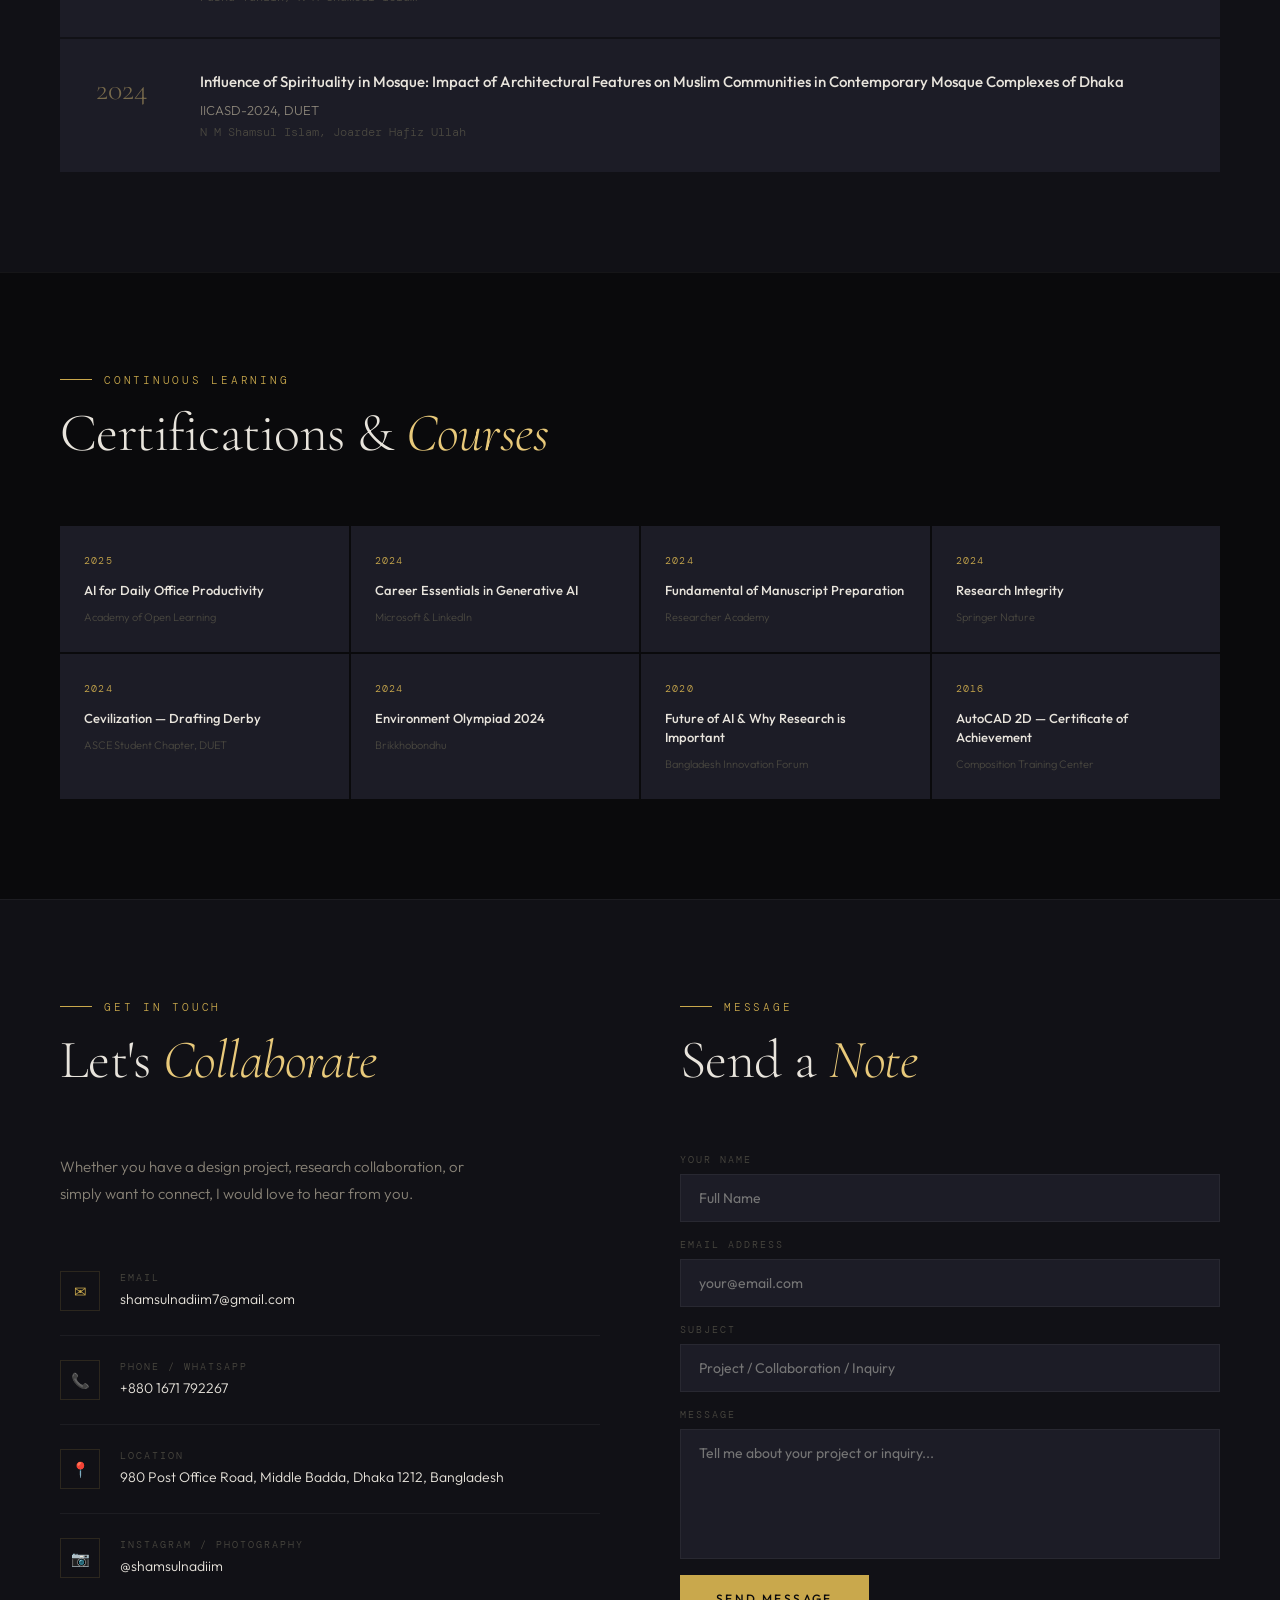
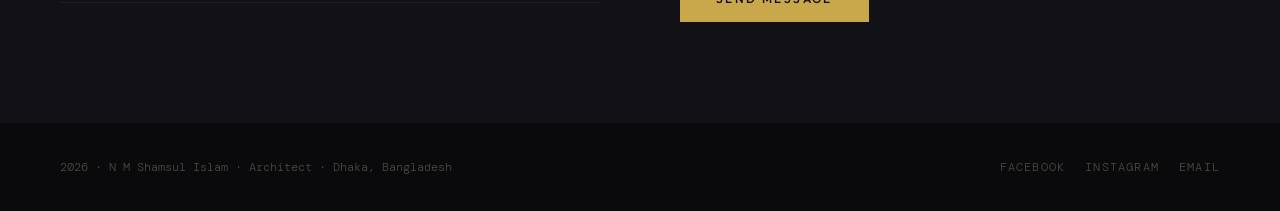
<file: index.html.html>
<!DOCTYPE html>
<html lang="en">
<head>
<meta charset="UTF-8">
<meta name="viewport" content="width=device-width, initial-scale=1.0">
<title>N M Shamsul Islam | Architect</title>
<link rel="preconnect" href="https://fonts.googleapis.com">
<link href="https://fonts.googleapis.com/css2?family=Cormorant+Garamond:ital,wght@0,300;0,400;0,600;1,300;1,400&family=Outfit:wght@300;400;500;600&family=DM+Mono:wght@300;400&display=swap" rel="stylesheet">
<style>
:root {
  --bg: #0a0a0c;
  --bg2: #111116;
  --bg3: #16161d;
  --surface: #1c1c26;
  --surface2: #22222f;
  --gold: #c9a84c;
  --gold2: #e8c97a;
  --gold-dim: rgba(201,168,76,0.12);
  --text: #e8e4dc;
  --text-dim: #8a8478;
  --text-dimmer: #4a4840;
  --border: rgba(201,168,76,0.15);
  --border2: rgba(255,255,255,0.05);
}
*, *::before, *::after { box-sizing: border-box; margin: 0; padding: 0; }
html { scroll-behavior: smooth; }
body {
  background: var(--bg);
  color: var(--text);
  font-family: 'Outfit', sans-serif;
  font-weight: 300;
  overflow-x: hidden;
  cursor: none;
}
.cursor {
  width: 8px; height: 8px;
  background: var(--gold);
  border-radius: 50%;
  position: fixed;
  pointer-events: none;
  z-index: 9999;
  mix-blend-mode: difference;
}
.cursor-ring {
  width: 32px; height: 32px;
  border: 1px solid var(--gold);
  border-radius: 50%;
  position: fixed;
  pointer-events: none;
  z-index: 9998;
  transition: transform 0.25s cubic-bezier(0.25, 0.46, 0.45, 0.94), opacity 0.25s;
  opacity: 0.5;
}
nav {
  position: fixed; top: 0; left: 0; right: 0;
  z-index: 100;
  padding: 24px 60px;
  display: flex;
  align-items: center;
  justify-content: space-between;
  background: linear-gradient(to bottom, rgba(10,10,12,0.96) 0%, transparent 100%);
}
.nav-logo {
  font-family: 'Cormorant Garamond', serif;
  font-size: 20px;
  font-weight: 600;
  letter-spacing: 0.1em;
  color: var(--gold2);
  text-decoration: none;
}
.nav-links { display: flex; gap: 36px; list-style: none; }
.nav-links a {
  color: var(--text-dim);
  text-decoration: none;
  font-size: 12px;
  letter-spacing: 0.2em;
  text-transform: uppercase;
  transition: color 0.3s;
  font-weight: 400;
}
.nav-links a:hover { color: var(--gold2); }
.nav-contact-btn {
  padding: 10px 24px;
  border: 1px solid var(--gold);
  color: var(--gold);
  font-size: 11px;
  letter-spacing: 0.2em;
  text-transform: uppercase;
  text-decoration: none;
  font-family: 'Outfit', sans-serif;
  font-weight: 400;
  transition: all 0.3s;
  background: transparent;
}
.nav-contact-btn:hover { background: var(--gold); color: var(--bg); }

/* HERO */
#home {
  min-height: 100vh;
  display: grid;
  grid-template-columns: 1fr 1fr;
  position: relative;
  overflow: hidden;
}
.hero-left {
  display: flex; flex-direction: column;
  justify-content: center;
  padding: 120px 60px 80px;
  position: relative; z-index: 2;
}
.hero-tag {
  display: inline-flex; align-items: center; gap: 10px;
  font-family: 'DM Mono', monospace;
  font-size: 11px;
  color: var(--gold);
  letter-spacing: 0.2em;
  text-transform: uppercase;
  margin-bottom: 28px;
  opacity: 0;
  animation: fadeUp 0.8s 0.3s ease forwards;
}
.hero-tag::before { content: ''; display: block; width: 40px; height: 1px; background: var(--gold); }
.hero-name {
  font-family: 'Cormorant Garamond', serif;
  font-size: clamp(52px, 6.5vw, 88px);
  font-weight: 300;
  line-height: 0.95;
  letter-spacing: -0.02em;
  margin-bottom: 24px;
  opacity: 0;
  animation: fadeUp 0.8s 0.5s ease forwards;
}
.hero-name span { display: block; color: var(--gold2); font-style: italic; }
.hero-subtitle {
  font-size: 14px; letter-spacing: 0.15em; text-transform: uppercase;
  color: var(--text-dim); margin-bottom: 40px;
  opacity: 0; animation: fadeUp 0.8s 0.7s ease forwards;
}
.hero-desc {
  font-size: 15px; line-height: 1.8; color: var(--text-dim);
  max-width: 480px; margin-bottom: 52px;
  opacity: 0; animation: fadeUp 0.8s 0.9s ease forwards;
}
.hero-actions {
  display: flex; gap: 16px; align-items: center;
  opacity: 0; animation: fadeUp 0.8s 1.1s ease forwards;
}
.btn-primary {
  padding: 14px 36px;
  background: var(--gold); color: var(--bg);
  font-family: 'Outfit', sans-serif;
  font-size: 12px; font-weight: 500;
  letter-spacing: 0.2em; text-transform: uppercase;
  text-decoration: none; transition: all 0.3s;
}
.btn-primary:hover { background: var(--gold2); }
.btn-ghost {
  padding: 14px 36px;
  border: 1px solid var(--border); color: var(--text-dim);
  font-family: 'Outfit', sans-serif;
  font-size: 12px; font-weight: 400;
  letter-spacing: 0.2em; text-transform: uppercase;
  text-decoration: none; transition: all 0.3s;
}
.btn-ghost:hover { border-color: var(--gold); color: var(--gold); }
.hero-right { position: relative; overflow: hidden; }
.hero-visual {
  position: absolute; inset: 0;
  background: linear-gradient(135deg, var(--bg3) 0%, var(--surface) 100%);
  display: flex; align-items: center; justify-content: center;
}
.arch-arc {
  position: absolute;
  border: 1px solid var(--border);
  border-radius: 50% 50% 0 0 / 100% 100% 0 0;
}
.arc1 { width: 260px; height: 380px; top: 50%; left: 50%; transform: translate(-50%, -55%); opacity: 0.35; animation: fadeIn 1.5s 0.5s ease forwards; opacity: 0; }
.arc2 { width: 180px; height: 280px; top: 50%; left: 50%; transform: translate(-50%, -55%); opacity: 0; animation: fadeIn 1.5s 0.8s ease forwards; border-color: rgba(201,168,76,0.08); }
.arc3 { width: 340px; height: 480px; top: 50%; left: 50%; transform: translate(-50%, -55%); opacity: 0; animation: fadeIn 1.5s 0.3s ease forwards; border-color: rgba(201,168,76,0.06); }
.hero-overlay {
  position: absolute; inset: 0;
  background: linear-gradient(to right, var(--bg) 0%, transparent 40%),
              linear-gradient(to top, var(--bg) 0%, transparent 50%);
}
.hero-stats {
  position: absolute; bottom: 48px; right: 48px;
  display: flex; flex-direction: column; gap: 20px; z-index: 3;
  opacity: 0; animation: fadeIn 1s 1.2s ease forwards;
}
.stat-item { text-align: right; }
.stat-num {
  font-family: 'Cormorant Garamond', serif;
  font-size: 40px; font-weight: 600; color: var(--gold2); line-height: 1;
}
.stat-label { font-size: 11px; letter-spacing: 0.15em; text-transform: uppercase; color: var(--text-dimmer); margin-top: 4px; }
.hero-scroll {
  position: absolute; bottom: 48px; left: 60px;
  display: flex; align-items: center; gap: 14px;
  font-size: 11px; letter-spacing: 0.2em; text-transform: uppercase;
  color: var(--text-dimmer); font-family: 'DM Mono', monospace;
  z-index: 3; opacity: 0; animation: fadeIn 1s 1.5s ease forwards;
}
.scroll-line { width: 48px; height: 1px; background: var(--text-dimmer); animation: scLine 2s ease infinite; }
@keyframes scLine { 0%,100%{width:48px} 50%{width:72px;opacity:0.4} }

.bg-grid {
  position: fixed; inset: 0;
  background-image: linear-gradient(rgba(201,168,76,0.02) 1px, transparent 1px), linear-gradient(90deg, rgba(201,168,76,0.02) 1px, transparent 1px);
  background-size: 80px 80px;
  pointer-events: none; z-index: 0;
}

section { position: relative; z-index: 1; }

.section-label {
  font-family: 'DM Mono', monospace;
  font-size: 11px; letter-spacing: 0.25em; text-transform: uppercase;
  color: var(--gold); display: flex; align-items: center; gap: 12px; margin-bottom: 16px;
}
.section-label::before { content: ''; display: block; width: 32px; height: 1px; background: var(--gold); }
.section-title {
  font-family: 'Cormorant Garamond', serif;
  font-size: clamp(36px, 4.5vw, 54px); font-weight: 300; line-height: 1.1; letter-spacing: -0.01em;
}
.section-title em { font-style: italic; color: var(--gold2); }
.section-header { margin-bottom: 64px; }

/* ABOUT */
#about {
  padding: 120px 60px;
  display: grid; grid-template-columns: 1fr 1fr; gap: 80px; align-items: center;
  border-top: 1px solid var(--border2);
}
.about-info-grid {
  display: grid; grid-template-columns: 1fr 1fr; gap: 0;
  border: 1px solid var(--border2); margin-top: 48px;
}
.info-item {
  padding: 20px 24px;
  border-bottom: 1px solid var(--border2); border-right: 1px solid var(--border2);
}
.info-item:nth-child(even) { border-right: none; }
.info-item:nth-last-child(-n+2) { border-bottom: none; }
.info-label { font-size: 10px; letter-spacing: 0.2em; text-transform: uppercase; color: var(--text-dimmer); margin-bottom: 8px; font-family: 'DM Mono', monospace; }
.info-value { font-size: 14px; color: var(--text); font-weight: 400; }
.about-portrait-wrap { position: relative; width: 100%; aspect-ratio: 3/4; max-width: 380px; margin: 0 auto; }
.about-portrait-bg { position: absolute; inset: 20px -20px -20px 20px; background: var(--gold-dim); border: 1px solid var(--border); }
.about-portrait { position: relative; width: 100%; height: 100%; background: var(--surface); display: flex; align-items: center; justify-content: center; overflow: hidden; }
.portrait-initials { font-family: 'Cormorant Garamond', serif; font-size: 90px; font-weight: 300; color: var(--border); letter-spacing: -0.05em; }
.cgpa-badge { position: absolute; bottom: -20px; right: -20px; background: var(--gold); color: var(--bg); padding: 16px 20px; text-align: center; }
.cgpa-num { font-family: 'Cormorant Garamond', serif; font-size: 28px; font-weight: 600; line-height: 1; display: block; }
.cgpa-label { font-size: 9px; letter-spacing: 0.15em; text-transform: uppercase; display: block; margin-top: 4px; }

/* SKILLS */
#skills { padding: 100px 60px; background: var(--bg2); border-top: 1px solid var(--border2); }
.skills-grid { display: grid; grid-template-columns: repeat(3, 1fr); gap: 2px; margin-top: 64px; }
.skill-card {
  background: var(--surface); padding: 36px 32px;
  transition: background 0.3s; position: relative; overflow: hidden;
}
.skill-card::before { content: ''; position: absolute; bottom: 0; left: 0; height: 2px; background: var(--gold); width: 0; transition: width 0.4s ease; }
.skill-card:hover { background: var(--surface2); }
.skill-card:hover::before { width: 100%; }
.skill-icon { font-size: 22px; margin-bottom: 16px; display: block; }
.skill-name { font-size: 13px; font-weight: 500; letter-spacing: 0.05em; margin-bottom: 20px; }
.skill-bar-wrap { height: 2px; background: var(--border2); position: relative; }
.skill-bar { height: 100%; background: linear-gradient(90deg, var(--gold), var(--gold2)); width: 0; transition: width 1.2s cubic-bezier(0.25, 0.46, 0.45, 0.94); }
.skill-pct { position: absolute; right: 0; top: -20px; font-family: 'DM Mono', monospace; font-size: 11px; color: var(--gold); }

/* EXPERIENCE */
#experience { padding: 100px 60px; border-top: 1px solid var(--border2); }
.timeline { margin-top: 64px; position: relative; padding-left: 48px; }
.timeline::before { content: ''; position: absolute; left: 6px; top: 6px; bottom: 0; width: 1px; background: var(--border); }
.timeline-item { position: relative; margin-bottom: 52px; }
.timeline-dot { position: absolute; left: -48px; top: 6px; width: 13px; height: 13px; border: 2px solid var(--gold); background: var(--bg); border-radius: 50%; }
.timeline-dot.active { background: var(--gold); box-shadow: 0 0 20px rgba(201,168,76,0.4); }
.tl-date { font-family: 'DM Mono', monospace; font-size: 11px; color: var(--gold); letter-spacing: 0.1em; margin-bottom: 8px; }
.tl-role { font-size: 18px; font-weight: 500; margin-bottom: 4px; }
.tl-company { font-size: 13px; color: var(--text-dim); margin-bottom: 16px; }
.tl-desc { font-size: 14px; line-height: 1.75; color: var(--text-dim); max-width: 640px; }
.tl-tags { display: flex; flex-wrap: wrap; gap: 8px; margin-top: 16px; }
.tag { padding: 5px 14px; border: 1px solid var(--border); font-size: 11px; letter-spacing: 0.1em; color: var(--text-dimmer); font-family: 'DM Mono', monospace; }

/* EDUCATION */
#education { padding: 100px 60px; background: var(--bg2); border-top: 1px solid var(--border2); }
.edu-grid { display: grid; grid-template-columns: 1fr 1fr; gap: 24px; margin-top: 64px; }
.edu-card { background: var(--surface); padding: 40px; position: relative; border-top: 2px solid transparent; transition: border-color 0.3s; }
.edu-card:hover { border-top-color: var(--gold); }
.edu-period { font-family: 'DM Mono', monospace; font-size: 11px; color: var(--gold); letter-spacing: 0.12em; margin-bottom: 20px; }
.edu-degree { font-family: 'Cormorant Garamond', serif; font-size: 22px; font-weight: 600; line-height: 1.3; margin-bottom: 8px; }
.edu-institution { font-size: 13px; color: var(--text-dim); margin-bottom: 20px; }
.edu-grade { display: inline-flex; align-items: center; gap: 8px; padding: 8px 16px; background: var(--gold-dim); border: 1px solid var(--border); }
.edu-grade-label { font-size: 10px; letter-spacing: 0.15em; text-transform: uppercase; color: var(--text-dimmer); font-family: 'DM Mono', monospace; }
.edu-grade-val { font-family: 'Cormorant Garamond', serif; font-size: 20px; font-weight: 600; color: var(--gold2); }

/* AWARDS */
#awards { padding: 100px 60px; border-top: 1px solid var(--border2); }
.awards-grid { display: grid; grid-template-columns: repeat(3, 1fr); gap: 2px; margin-top: 64px; }
.award-card { background: var(--surface); padding: 32px 28px; transition: background 0.3s; }
.award-card:hover { background: var(--surface2); }
.award-year { font-family: 'DM Mono', monospace; font-size: 10px; color: var(--gold); letter-spacing: 0.15em; margin-bottom: 16px; }
.award-title { font-size: 15px; font-weight: 500; line-height: 1.4; margin-bottom: 10px; }
.award-org { font-size: 12px; color: var(--text-dimmer); }

/* PUBLICATIONS */
#publications { padding: 100px 60px; background: var(--bg2); border-top: 1px solid var(--border2); }
.pub-list { margin-top: 64px; display: flex; flex-direction: column; gap: 2px; }
.pub-item { background: var(--surface); padding: 32px 36px; display: grid; grid-template-columns: 72px 1fr; gap: 32px; align-items: start; transition: background 0.3s; }
.pub-item:hover { background: var(--surface2); }
.pub-year-col { font-family: 'Cormorant Garamond', serif; font-size: 30px; font-weight: 300; color: var(--gold2); opacity: 0.45; line-height: 1; padding-top: 4px; }
.pub-title { font-size: 15px; font-weight: 500; line-height: 1.5; margin-bottom: 8px; }
.pub-journal { font-size: 13px; color: var(--text-dim); margin-bottom: 6px; }
.pub-authors { font-size: 12px; color: var(--text-dimmer); font-family: 'DM Mono', monospace; }

/* CERTIFICATIONS */
#certifications { padding: 100px 60px; border-top: 1px solid var(--border2); }
.cert-grid { display: grid; grid-template-columns: repeat(4, 1fr); gap: 2px; margin-top: 64px; }
.cert-card { background: var(--surface); padding: 28px 24px; transition: background 0.3s, transform 0.3s; }
.cert-card:hover { background: var(--surface2); transform: translateY(-4px); }
.cert-date { font-family: 'DM Mono', monospace; font-size: 10px; color: var(--gold); letter-spacing: 0.12em; margin-bottom: 14px; }
.cert-title { font-size: 13px; font-weight: 500; line-height: 1.45; margin-bottom: 10px; }
.cert-issuer { font-size: 11px; color: var(--text-dimmer); }

/* CONTACT */
#contact { padding: 100px 60px; background: var(--bg2); border-top: 1px solid var(--border2); display: grid; grid-template-columns: 1fr 1fr; gap: 80px; }
.contact-info { display: flex; flex-direction: column; gap: 0; margin-top: 64px; }
.contact-row { display: flex; align-items: flex-start; gap: 20px; padding: 24px 0; border-bottom: 1px solid var(--border2); }
.contact-row:first-child { padding-top: 0; }
.contact-icon { width: 40px; height: 40px; border: 1px solid var(--border); display: flex; align-items: center; justify-content: center; font-size: 15px; flex-shrink: 0; color: var(--gold); }
.contact-detail-label { font-family: 'DM Mono', monospace; font-size: 10px; letter-spacing: 0.2em; text-transform: uppercase; color: var(--text-dimmer); margin-bottom: 6px; }
.contact-detail-val { font-size: 14px; color: var(--text); }
.contact-detail-val a { color: var(--text); text-decoration: none; transition: color 0.3s; }
.contact-detail-val a:hover { color: var(--gold2); }
.contact-form-area { margin-top: 64px; display: flex; flex-direction: column; gap: 16px; }
.form-group { display: flex; flex-direction: column; gap: 8px; }
.form-label { font-size: 10px; letter-spacing: 0.2em; text-transform: uppercase; color: var(--text-dimmer); font-family: 'DM Mono', monospace; }
.form-input, .form-textarea { background: var(--surface); border: 1px solid var(--border2); color: var(--text); padding: 14px 18px; font-family: 'Outfit', sans-serif; font-size: 14px; outline: none; transition: border-color 0.3s; resize: none; }
.form-input:focus, .form-textarea:focus { border-color: var(--gold); }
.form-textarea { height: 130px; }
.form-submit { padding: 16px 36px; background: var(--gold); color: var(--bg); border: none; font-family: 'Outfit', sans-serif; font-size: 12px; font-weight: 500; letter-spacing: 0.2em; text-transform: uppercase; cursor: pointer; transition: all 0.3s; align-self: flex-start; }
.form-submit:hover { background: var(--gold2); }

footer { padding: 36px 60px; border-top: 1px solid var(--border2); display: flex; justify-content: space-between; align-items: center; }
.footer-copy { font-size: 12px; color: var(--text-dimmer); font-family: 'DM Mono', monospace; }
.social-links { display: flex; gap: 20px; }
.social-links a { font-size: 12px; color: var(--text-dimmer); text-decoration: none; letter-spacing: 0.1em; text-transform: uppercase; font-family: 'DM Mono', monospace; transition: color 0.3s; }
.social-links a:hover { color: var(--gold); }

.side-nav { position: fixed; right: 32px; top: 50%; transform: translateY(-50%); display: flex; flex-direction: column; gap: 10px; z-index: 50; }
.side-dot { width: 6px; height: 6px; border: 1px solid var(--text-dimmer); border-radius: 50%; transition: all 0.3s; cursor: pointer; }
.side-dot.active { background: var(--gold); border-color: var(--gold); transform: scale(1.4); }

.reveal { opacity: 0; transform: translateY(28px); transition: opacity 0.7s ease, transform 0.7s ease; }
.reveal.visible { opacity: 1; transform: translateY(0); }

@keyframes fadeUp { from{opacity:0;transform:translateY(24px)} to{opacity:1;transform:translateY(0)} }
@keyframes fadeIn { from{opacity:0} to{opacity:1} }

@media (max-width: 900px) {
  #home { grid-template-columns: 1fr; }
  .hero-right { display: none; }
  #about { grid-template-columns: 1fr; }
  .about-right { display: none; }
  .skills-grid, .awards-grid { grid-template-columns: 1fr 1fr; }
  .edu-grid { grid-template-columns: 1fr; }
  .cert-grid { grid-template-columns: 1fr 1fr; }
  #contact { grid-template-columns: 1fr; }
  nav { padding: 20px 28px; }
  .nav-links { display: none; }
  #home .hero-left, #about, #skills, #experience, #education, #awards, #publications, #certifications, #contact { padding-left: 28px; padding-right: 28px; }
  footer { padding: 24px 28px; flex-direction: column; gap: 16px; }
  .side-nav { display: none; }
}
</style>
</head>
<body>

<div class="bg-grid"></div>
<div class="cursor" id="cursor"></div>
<div class="cursor-ring" id="cursorRing"></div>

<div class="side-nav" id="sideNav">
  <div class="side-dot active" data-section="home" onclick="goTo('#home')"></div>
  <div class="side-dot" data-section="about" onclick="goTo('#about')"></div>
  <div class="side-dot" data-section="skills" onclick="goTo('#skills')"></div>
  <div class="side-dot" data-section="experience" onclick="goTo('#experience')"></div>
  <div class="side-dot" data-section="education" onclick="goTo('#education')"></div>
  <div class="side-dot" data-section="awards" onclick="goTo('#awards')"></div>
  <div class="side-dot" data-section="publications" onclick="goTo('#publications')"></div>
  <div class="side-dot" data-section="contact" onclick="goTo('#contact')"></div>
</div>

<nav>
  <a class="nav-logo" href="#home">N·M·S·I</a>
  <ul class="nav-links">
    <li><a href="#about">About</a></li>
    <li><a href="#skills">Skills</a></li>
    <li><a href="#experience">Experience</a></li>
    <li><a href="#education">Education</a></li>
    <li><a href="#awards">Awards</a></li>
    <li><a href="#publications">Publications</a></li>
  </ul>
  <a class="nav-contact-btn" href="#contact">Contact</a>
</nav>

<!-- HERO -->
<section id="home">
  <div class="hero-left">
    <div class="hero-tag">Architect · Heritage Conservationist</div>
    <h1 class="hero-name">N M <span>Shamsul</span> Islam</h1>
    <div class="hero-subtitle">DUET · CGPA 3.75 · Ranked 1st in Batch</div>
    <p class="hero-desc">Architecture student and conservation practitioner committed to adaptive reuse, sustainable design, and the cultural heritage of Bengal. UNESCO-ICOMOS World Heritage Volunteer. Award-winning designer with international publications.</p>
    <div class="hero-actions">
      <a class="btn-primary" href="#experience">View Work</a>
      <a class="btn-ghost" href="mailto:shamsulnadiim7@gmail.com">Contact Me</a>
    </div>
  </div>
  <div class="hero-right">
    <div class="hero-visual">
      <div class="arch-arc arc3"></div>
      <div class="arch-arc arc1"></div>
      <div class="arch-arc arc2"></div>
    </div>
    <div class="hero-overlay"></div>
    <div class="hero-stats">
      <div class="stat-item"><div class="stat-num">3.75</div><div class="stat-label">CGPA Score</div></div>
      <div class="stat-item"><div class="stat-num">18+</div><div class="stat-label">Months Experience</div></div>
      <div class="stat-item"><div class="stat-num">4</div><div class="stat-label">Publications</div></div>
    </div>
  </div>
  <div class="hero-scroll"><div class="scroll-line"></div>Scroll to explore</div>
</section>

<!-- ABOUT -->
<section id="about">
  <div>
    <div class="section-header reveal">
      <div class="section-label">Who I Am</div>
      <h2 class="section-title">Architect of <em>Heritage</em><br>and Sustainability</h2>
    </div>
    <p class="reveal" style="font-size:15px;line-height:1.85;color:var(--text-dim);max-width:520px;margin-bottom:20px;">
      I am an architecture student at DUET, Gazipur, ranking first across nine consecutive semesters. My thesis centers on the adaptive reuse of the Adamjee Jute Mill, transforming industrial heritage into vibrant, community-centered spaces.
    </p>
    <p class="reveal" style="font-size:15px;line-height:1.85;color:var(--text-dim);max-width:520px;">
      My design philosophy embraces culture-sensitive sustainable architecture using terracotta, mud, and bamboo, drawing from Bengal's rich material tradition. I participate in UNESCO-ICOMOS World Heritage volunteering, conservation work with IUCN, and international conferences from Istanbul to Dhaka.
    </p>
    <div class="about-info-grid reveal">
      <div class="info-item"><div class="info-label">Date of Birth</div><div class="info-value">18 August 1997</div></div>
      <div class="info-item"><div class="info-label">Nationality</div><div class="info-value">Bangladeshi</div></div>
      <div class="info-item"><div class="info-label">Location</div><div class="info-value">Dhaka, Bangladesh</div></div>
      <div class="info-item"><div class="info-label">Languages</div><div class="info-value">Bengali, English (C1)</div></div>
      <div class="info-item"><div class="info-label">Availability</div><div class="info-value">Available</div></div>
      <div class="info-item"><div class="info-label">Email</div><div class="info-value" style="font-size:12px;">shamsulnadiim7@gmail.com</div></div>
    </div>
  </div>
  <div class="about-right reveal">
    <div class="about-portrait-wrap">
      <div class="about-portrait-bg"></div>
      <div class="about-portrait"><div class="portrait-initials">NMS</div></div>
      <div class="cgpa-badge"><span class="cgpa-num">3.75</span><span class="cgpa-label">CGPA / 4.00</span></div>
    </div>
  </div>
</section>

<!-- SKILLS -->
<section id="skills">
  <div class="section-header reveal">
    <div class="section-label">Expertise</div>
    <h2 class="section-title">Technical <em>Skills</em></h2>
  </div>
  <div class="skills-grid">
    <div class="skill-card reveal"><span class="skill-icon">✏️</span><div class="skill-name">AutoCAD / Technical Drawing</div><div class="skill-bar-wrap"><div class="skill-pct">95%</div><div class="skill-bar" data-width="95%"></div></div></div>
    <div class="skill-card reveal"><span class="skill-icon">🏗️</span><div class="skill-name">SketchUp 3D Modeling</div><div class="skill-bar-wrap"><div class="skill-pct">90%</div><div class="skill-bar" data-width="90%"></div></div></div>
    <div class="skill-card reveal"><span class="skill-icon">🎨</span><div class="skill-name">Lumion / Rendering</div><div class="skill-bar-wrap"><div class="skill-pct">88%</div><div class="skill-bar" data-width="88%"></div></div></div>
    <div class="skill-card reveal"><span class="skill-icon">🔲</span><div class="skill-name">Revit / BIM</div><div class="skill-bar-wrap"><div class="skill-pct">80%</div><div class="skill-bar" data-width="80%"></div></div></div>
    <div class="skill-card reveal"><span class="skill-icon">🦎</span><div class="skill-name">Rhino / Grasshopper</div><div class="skill-bar-wrap"><div class="skill-pct">75%</div><div class="skill-bar" data-width="75%"></div></div></div>
    <div class="skill-card reveal"><span class="skill-icon">🖼️</span><div class="skill-name">Adobe Photoshop</div><div class="skill-bar-wrap"><div class="skill-pct">85%</div><div class="skill-bar" data-width="85%"></div></div></div>
    <div class="skill-card reveal"><span class="skill-icon">🌿</span><div class="skill-name">Sustainable Design</div><div class="skill-bar-wrap"><div class="skill-pct">92%</div><div class="skill-bar" data-width="92%"></div></div></div>
    <div class="skill-card reveal"><span class="skill-icon">🏛️</span><div class="skill-name">Heritage Conservation</div><div class="skill-bar-wrap"><div class="skill-pct">90%</div><div class="skill-bar" data-width="90%"></div></div></div>
    <div class="skill-card reveal"><span class="skill-icon">📐</span><div class="skill-name">Site Analysis</div><div class="skill-bar-wrap"><div class="skill-pct">85%</div><div class="skill-bar" data-width="85%"></div></div></div>
  </div>
</section>

<!-- EXPERIENCE -->
<section id="experience">
  <div class="section-header reveal">
    <div class="section-label">Career Path</div>
    <h2 class="section-title">Work <em>Experience</em></h2>
  </div>
  <div class="timeline">
    <div class="timeline-item reveal">
      <div class="timeline-dot active"></div>
      <div class="tl-date">JAN 2026 — PRESENT</div>
      <div class="tl-role">Architect</div>
      <div class="tl-company">Perceive, Dhaka</div>
      <p class="tl-desc">Running a Vulture Conservation Project in partnership with the International Union for Conservation of Nature (IUCN), integrating architectural and environmental documentation into active conservation fieldwork.</p>
      <div class="tl-tags"><span class="tag">IUCN</span><span class="tag">Conservation</span><span class="tag">Field Research</span></div>
    </div>
    <div class="timeline-item reveal">
      <div class="timeline-dot"></div>
      <div class="tl-date">OCT 2023 — DEC 2023</div>
      <div class="tl-role">Intern Architect / Research Assistant</div>
      <div class="tl-company">Perceive, Dhaka</div>
      <p class="tl-desc">Contributed to research on rural and peri-urban spatial phenomena, site analysis for Haripur Zamindar Bari, and organized the MATIYAL Earthen Architecture Workshop. Prepared reports on environmental and built environment issues.</p>
      <div class="tl-tags"><span class="tag">Spatial Research</span><span class="tag">MATIYAL Workshop</span><span class="tag">Documentation</span></div>
    </div>
    <div class="timeline-item reveal">
      <div class="timeline-dot"></div>
      <div class="tl-date">JAN 2019 — JUN 2019</div>
      <div class="tl-role">Junior Architect</div>
      <div class="tl-company">Circle Interior Limited, Dhaka</div>
      <p class="tl-desc">Delivered 17+ projects for Flora Limited, Toma Group, and Mbrella. Responsibilities included interior space planning, material selection, working drawings, BOQs, and site coordination for residential and commercial interiors.</p>
      <div class="tl-tags"><span class="tag">Interior Design</span><span class="tag">AutoCAD</span><span class="tag">Lumion</span><span class="tag">17+ Projects</span></div>
    </div>
    <div class="timeline-item reveal">
      <div class="timeline-dot"></div>
      <div class="tl-date">APR 2018 — DEC 2018</div>
      <div class="tl-role">Architectural Visualizer</div>
      <div class="tl-company">Oblique Architectural Design, Dhaka</div>
      <p class="tl-desc">Produced photorealistic 3D renderings for 21+ residential and commercial projects, supporting client approvals and marketing through iterative collaboration with the design team.</p>
      <div class="tl-tags"><span class="tag">3D Rendering</span><span class="tag">Visualization</span><span class="tag">21+ Projects</span></div>
    </div>
    <div class="timeline-item reveal">
      <div class="timeline-dot"></div>
      <div class="tl-date">AUG 2017 — OCT 2017</div>
      <div class="tl-role">Industrial Attachment</div>
      <div class="tl-company">ENTECH Engineering &amp; Architectural Ltd., Gazipur</div>
      <p class="tl-desc">Gained early professional exposure in an engineering and architectural practice during diploma training.</p>
      <div class="tl-tags"><span class="tag">Engineering</span><span class="tag">Internship</span></div>
    </div>
  </div>
</section>

<!-- EDUCATION -->
<section id="education">
  <div class="section-header reveal">
    <div class="section-label">Academic Background</div>
    <h2 class="section-title">Education &amp; <em>Training</em></h2>
  </div>
  <div class="edu-grid">
    <div class="edu-card reveal">
      <div class="edu-period">2020 — 2026 (Expected)</div>
      <div class="edu-degree">Bachelor of Architecture</div>
      <div class="edu-institution">Dhaka University of Engineering &amp; Technology (DUET), Gazipur</div>
      <p style="font-size:13px;color:var(--text-dim);line-height:1.75;margin-bottom:20px;">Ranked 1st across 9 consecutive semesters. Thesis: "The Golden Fiber Tales: Embracing the Legacy of Jute from the Heritage of Adamjee Jute Mill." Class Representative throughout degree. Recipient of Undergraduate Merit Scholarship and Dean's Awards.</p>
      <div class="edu-grade"><span class="edu-grade-label">CGPA</span><span class="edu-grade-val">3.75 / 4.00</span></div>
    </div>
    <div class="edu-card reveal">
      <div class="edu-period">2014 — 2018</div>
      <div class="edu-degree">Diploma in Architecture</div>
      <div class="edu-institution">Dhaka Polytechnic Institute, Dhaka</div>
      <p style="font-size:13px;color:var(--text-dim);line-height:1.75;margin-bottom:20px;">Specialized in architectural drafting, technical drawing, site surveying, project documentation, and working drawings. Foundational knowledge in building materials, construction methods, and project coordination.</p>
      <div class="edu-grade"><span class="edu-grade-label">GPA</span><span class="edu-grade-val">3.45 / 4.00</span></div>
    </div>
  </div>
</section>

<!-- AWARDS -->
<section id="awards">
  <div class="section-header reveal">
    <div class="section-label">Recognition</div>
    <h2 class="section-title">Honors &amp; <em>Awards</em></h2>
  </div>
  <div class="awards-grid">
    <div class="award-card reveal"><div class="award-year">2025</div><div class="award-title">Excellence in Community Impact</div><div class="award-org">Claymire &amp; Placemaking Bangladesh — International Design Competition</div></div>
    <div class="award-card reveal"><div class="award-year">2025</div><div class="award-title">Dean's Award — 4th Year</div><div class="award-org">Dhaka University of Engineering &amp; Technology</div></div>
    <div class="award-card reveal"><div class="award-year">2026</div><div class="award-title">Dean's Award — 5th Year</div><div class="award-org">Dhaka University of Engineering &amp; Technology</div></div>
    <div class="award-card reveal"><div class="award-year">2024</div><div class="award-title">1st Runner Up — Drafting Contest CENNOVATION</div><div class="award-org">Islamic University of Technology</div></div>
    <div class="award-card reveal"><div class="award-year">2023</div><div class="award-title">Champion — Perspective Illustration CENNOVATION</div><div class="award-org">Islamic University of Technology</div></div>
    <div class="award-card reveal"><div class="award-year">2023</div><div class="award-title">1st Runner Up — Drafting Contest CENNOVATION</div><div class="award-org">Islamic University of Technology</div></div>
    <div class="award-card reveal"><div class="award-year">2020-26</div><div class="award-title">Undergraduate Merit Scholarship</div><div class="award-org">DUET — 1st Position for 9 Consecutive Semesters</div></div>
    <div class="award-card reveal"><div class="award-year">2024</div><div class="award-title">Wearix Poster Presentation Competition</div><div class="award-org">Rajshahi University Education Club</div></div>
    <div class="award-card reveal"><div class="award-year">2024</div><div class="award-title">Class Representative — Certificate of Achievement</div><div class="award-org">DUET CR Forum</div></div>
  </div>
</section>

<!-- PUBLICATIONS -->
<section id="publications">
  <div class="section-header reveal">
    <div class="section-label">Research</div>
    <h2 class="section-title">Publications &amp; <em>Conferences</em></h2>
  </div>
  <div class="pub-list">
    <div class="pub-item reveal">
      <div class="pub-year-col">2026</div>
      <div>
        <div class="pub-title">Reviving the Rocket Steamer: Preserving Bangladesh's Maritime Legacy through Sustainable Adaptive Reuse</div>
        <div class="pub-journal">Abstract accepted for publication</div>
        <div class="pub-authors">N M Shamsul Islam, Tanvir Ahmed &amp; Sadika Alam Sayma</div>
      </div>
    </div>
    <div class="pub-item reveal">
      <div class="pub-year-col">2025</div>
      <div>
        <div class="pub-title">Mosque Morphosis in Bangladesh: Transmutation of Forms and Openings in Dhaka's Community Mosques</div>
        <div class="pub-journal">4th International Conference on Mosque Architecture, Istanbul Technical University (ICMA Vol. 2)</div>
        <div class="pub-authors">N M Shamsul Islam, Joarder Hafiz Ullah</div>
      </div>
    </div>
    <div class="pub-item reveal">
      <div class="pub-year-col">2024</div>
      <div>
        <div class="pub-title">Study of Noise Level in Roadside Surgery and Medicine Ward of a Hospital in Dhaka City</div>
        <div class="pub-journal">IICASD-2024, DUET — Atlantis Press</div>
        <div class="pub-authors">Farha Tanzin, N M Shamsul Islam</div>
      </div>
    </div>
    <div class="pub-item reveal">
      <div class="pub-year-col">2024</div>
      <div>
        <div class="pub-title">Influence of Spirituality in Mosque: Impact of Architectural Features on Muslim Communities in Contemporary Mosque Complexes of Dhaka</div>
        <div class="pub-journal">IICASD-2024, DUET</div>
        <div class="pub-authors">N M Shamsul Islam, Joarder Hafiz Ullah</div>
      </div>
    </div>
  </div>
</section>

<!-- CERTIFICATIONS -->
<section id="certifications">
  <div class="section-header reveal">
    <div class="section-label">Continuous Learning</div>
    <h2 class="section-title">Certifications &amp; <em>Courses</em></h2>
  </div>
  <div class="cert-grid">
    <div class="cert-card reveal"><div class="cert-date">2025</div><div class="cert-title">AI for Daily Office Productivity</div><div class="cert-issuer">Academy of Open Learning</div></div>
    <div class="cert-card reveal"><div class="cert-date">2024</div><div class="cert-title">Career Essentials in Generative AI</div><div class="cert-issuer">Microsoft &amp; LinkedIn</div></div>
    <div class="cert-card reveal"><div class="cert-date">2024</div><div class="cert-title">Fundamental of Manuscript Preparation</div><div class="cert-issuer">Researcher Academy</div></div>
    <div class="cert-card reveal"><div class="cert-date">2024</div><div class="cert-title">Research Integrity</div><div class="cert-issuer">Springer Nature</div></div>
    <div class="cert-card reveal"><div class="cert-date">2024</div><div class="cert-title">Cevilization — Drafting Derby</div><div class="cert-issuer">ASCE Student Chapter, DUET</div></div>
    <div class="cert-card reveal"><div class="cert-date">2024</div><div class="cert-title">Environment Olympiad 2024</div><div class="cert-issuer">Brikkhobondhu</div></div>
    <div class="cert-card reveal"><div class="cert-date">2020</div><div class="cert-title">Future of AI &amp; Why Research is Important</div><div class="cert-issuer">Bangladesh Innovation Forum</div></div>
    <div class="cert-card reveal"><div class="cert-date">2016</div><div class="cert-title">AutoCAD 2D — Certificate of Achievement</div><div class="cert-issuer">Composition Training Center</div></div>
  </div>
</section>

<!-- CONTACT -->
<section id="contact">
  <div>
    <div class="section-header reveal">
      <div class="section-label">Get in Touch</div>
      <h2 class="section-title">Let's <em>Collaborate</em></h2>
    </div>
    <p class="reveal" style="font-size:15px;line-height:1.8;color:var(--text-dim);max-width:440px;margin-bottom:0;">Whether you have a design project, research collaboration, or simply want to connect, I would love to hear from you.</p>
    <div class="contact-info">
      <div class="contact-row reveal"><div class="contact-icon">✉</div><div><div class="contact-detail-label">Email</div><div class="contact-detail-val"><a href="mailto:shamsulnadiim7@gmail.com">shamsulnadiim7@gmail.com</a></div></div></div>
      <div class="contact-row reveal"><div class="contact-icon">📞</div><div><div class="contact-detail-label">Phone / WhatsApp</div><div class="contact-detail-val"><a href="tel:+8801671792267">+880 1671 792267</a></div></div></div>
      <div class="contact-row reveal"><div class="contact-icon">📍</div><div><div class="contact-detail-label">Location</div><div class="contact-detail-val">980 Post Office Road, Middle Badda, Dhaka 1212, Bangladesh</div></div></div>
      <div class="contact-row reveal"><div class="contact-icon">📷</div><div><div class="contact-detail-label">Instagram / Photography</div><div class="contact-detail-val"><a href="https://instagram.com/shamsulnadiim" target="_blank">@shamsulnadiim</a></div></div></div>
    </div>
  </div>
  <div>
    <div class="section-header reveal">
      <div class="section-label">Message</div>
      <h2 class="section-title">Send a <em>Note</em></h2>
    </div>
    <div class="contact-form-area reveal">
      <div class="form-group"><label class="form-label">Your Name</label><input class="form-input" type="text" placeholder="Full Name"></div>
      <div class="form-group"><label class="form-label">Email Address</label><input class="form-input" type="email" placeholder="your@email.com"></div>
      <div class="form-group"><label class="form-label">Subject</label><input class="form-input" type="text" placeholder="Project / Collaboration / Inquiry"></div>
      <div class="form-group"><label class="form-label">Message</label><textarea class="form-textarea" placeholder="Tell me about your project or inquiry..."></textarea></div>
      <button class="form-submit" onclick="alert('Thank you for your message! Please reach out directly at shamsulnadiim7@gmail.com')">Send Message</button>
    </div>
  </div>
</section>

<footer>
  <div class="footer-copy">2026 · N M Shamsul Islam · Architect · Dhaka, Bangladesh</div>
  <div class="social-links">
    <a href="https://www.facebook.com/nadiimized/" target="_blank">Facebook</a>
    <a href="https://www.instagram.com/shamsulnadiim/" target="_blank">Instagram</a>
    <a href="mailto:shamsulnadiim7@gmail.com">Email</a>
  </div>
</footer>

<script>
// Custom cursor
const cursor = document.getElementById('cursor');
const ring = document.getElementById('cursorRing');
let mx = 0, my = 0, rx = 0, ry = 0;
document.addEventListener('mousemove', e => {
  mx = e.clientX; my = e.clientY;
  cursor.style.left = mx - 4 + 'px';
  cursor.style.top = my - 4 + 'px';
});
(function animRing() {
  rx += (mx - rx - 16) * 0.12;
  ry += (my - ry - 16) * 0.12;
  ring.style.left = rx + 'px';
  ring.style.top = ry + 'px';
  requestAnimationFrame(animRing);
})();
document.querySelectorAll('a, button').forEach(el => {
  el.addEventListener('mouseenter', () => { ring.style.transform = 'scale(1.8)'; ring.style.opacity = '0.8'; });
  el.addEventListener('mouseleave', () => { ring.style.transform = 'scale(1)'; ring.style.opacity = '0.5'; });
});

function goTo(sel) { document.querySelector(sel).scrollIntoView({ behavior: 'smooth' }); }

// Side nav active on scroll
const sectionIds = ['home','about','skills','experience','education','awards','publications','certifications','contact'];
const sectionEls = sectionIds.map(id => document.getElementById(id)).filter(Boolean);
const ioSec = new IntersectionObserver(entries => {
  entries.forEach(e => {
    if (e.isIntersecting) {
      document.querySelectorAll('.side-dot').forEach(d => d.classList.remove('active'));
      const dot = document.querySelector('.side-dot[data-section="' + e.target.id + '"]');
      if (dot) dot.classList.add('active');
    }
  });
}, { threshold: 0.35 });
sectionEls.forEach(el => ioSec.observe(el));

// Reveal on scroll + animate skill bars
const ioReveal = new IntersectionObserver(entries => {
  entries.forEach(e => {
    if (e.isIntersecting) {
      e.target.classList.add('visible');
      e.target.querySelectorAll('.skill-bar').forEach(bar => {
        setTimeout(() => { bar.style.width = bar.dataset.width || '0%'; }, 200);
      });
    }
  });
}, { threshold: 0.08, rootMargin: '0px 0px -50px 0px' });

document.querySelectorAll('.reveal').forEach((el, i) => {
  el.style.transitionDelay = (i % 4) * 0.07 + 's';
  ioReveal.observe(el);
});
</script>
</body>
</html>
</file>
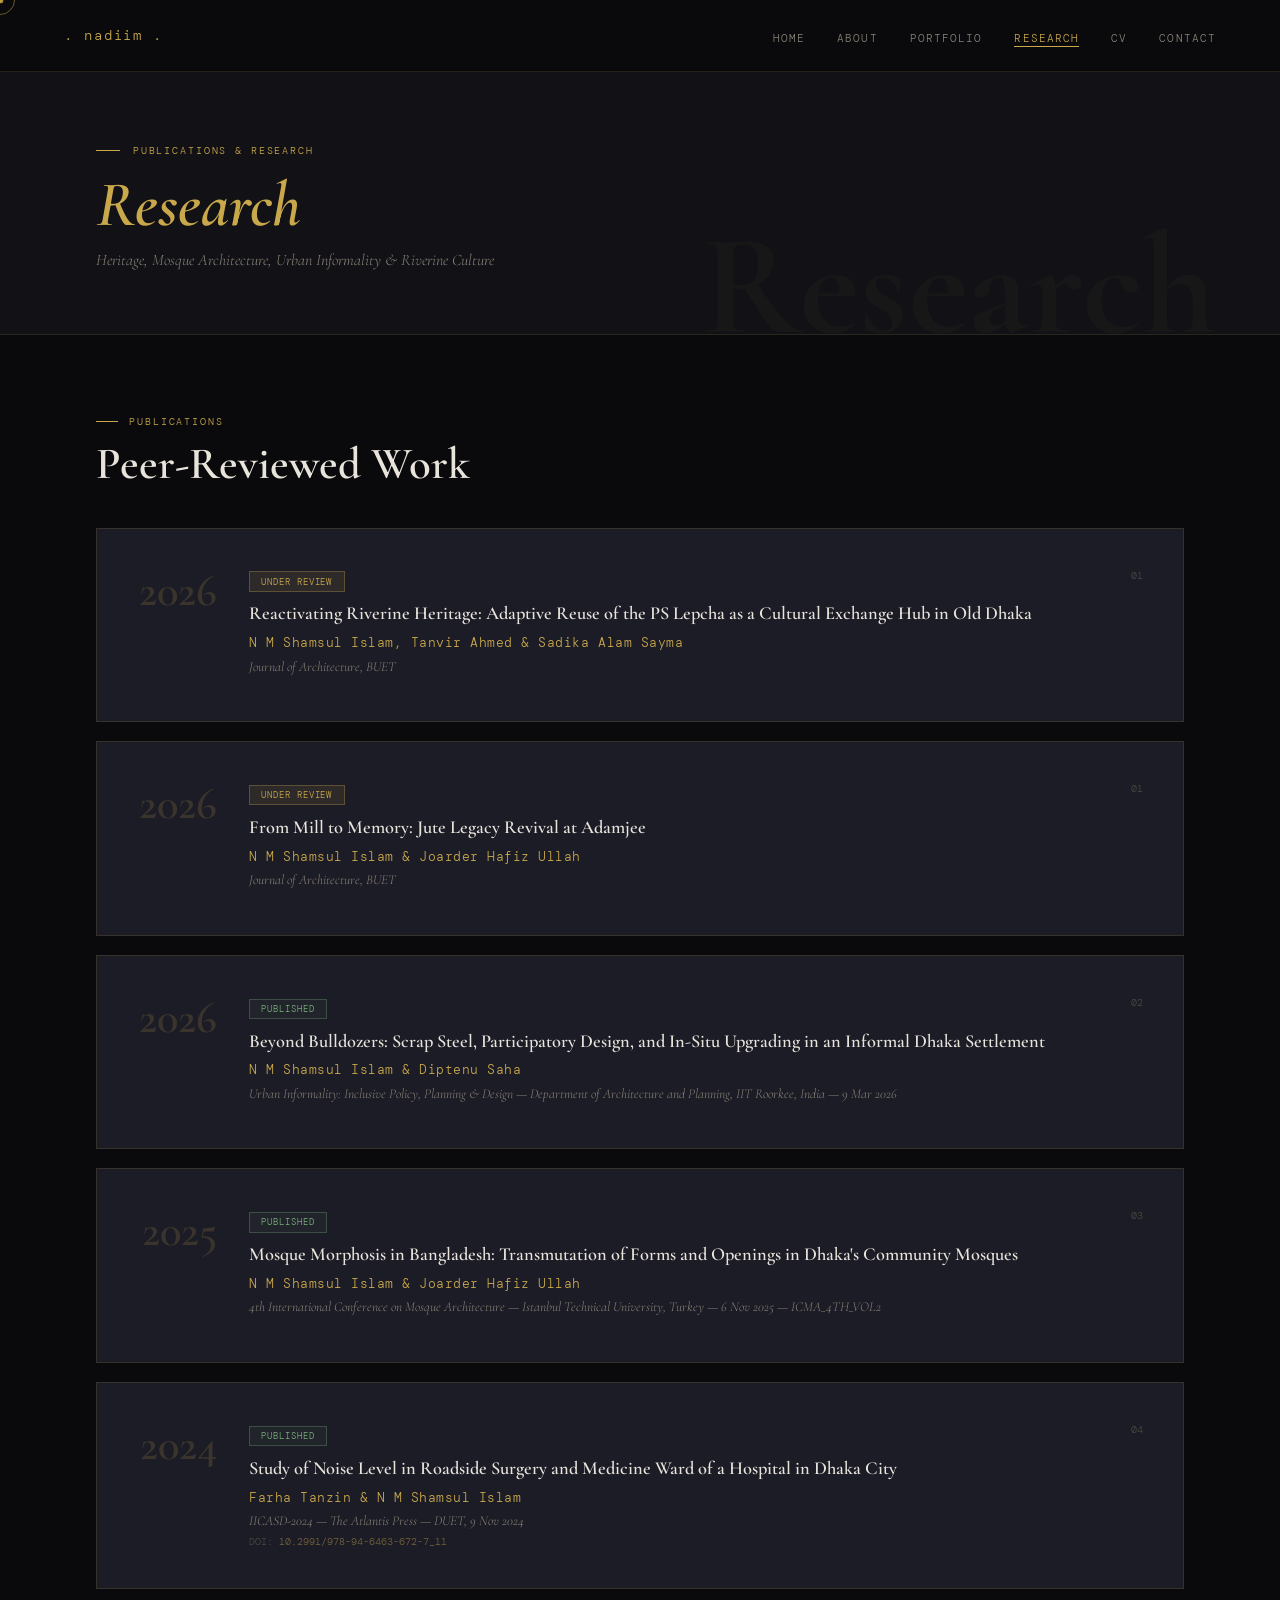
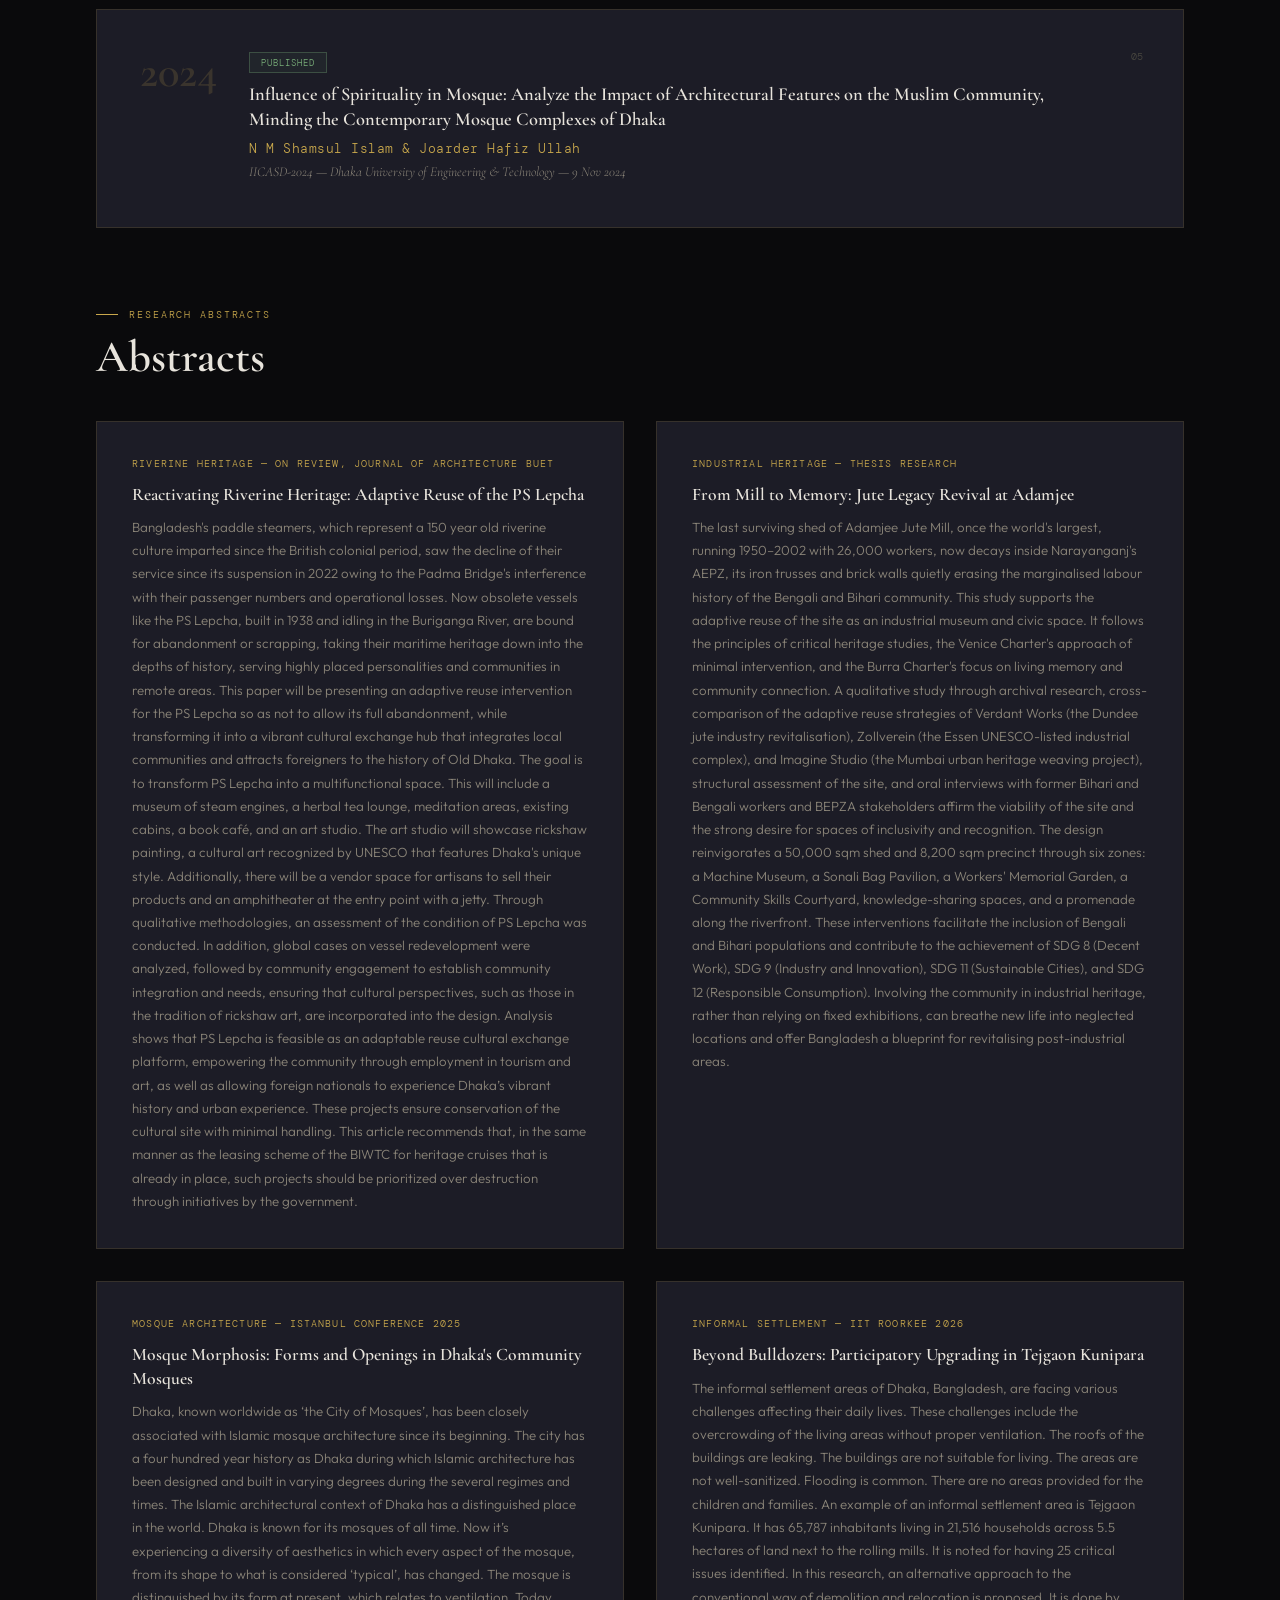
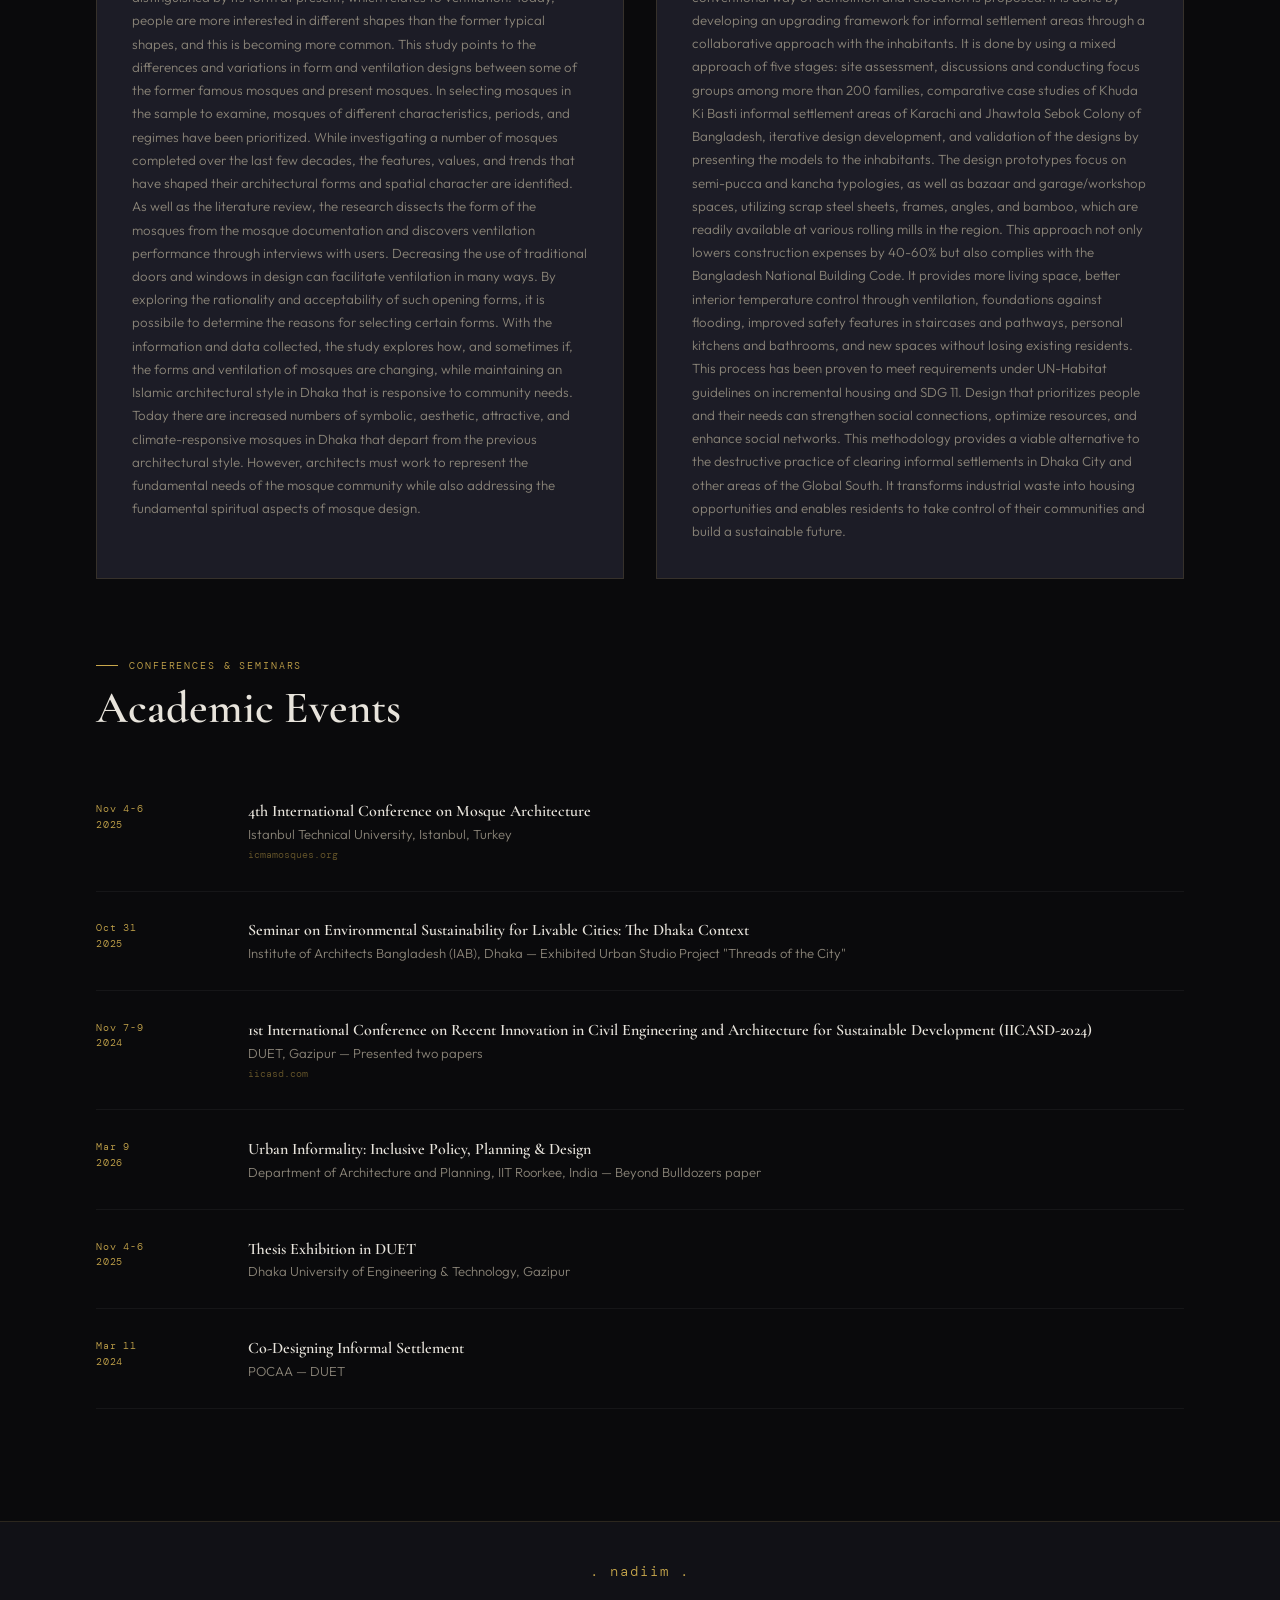
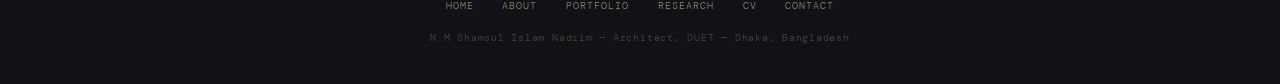
<file: research.html>
<!DOCTYPE html>
<html lang="en">
<head>
<meta charset="UTF-8">
<meta name="viewport" content="width=device-width, initial-scale=1.0">
<title>Research — N M Shamsul Islam Nadiim</title>
<link href="https://fonts.googleapis.com/css2?family=Cormorant+Garamond:ital,wght@0,300;0,400;0,600;0,700;1,300;1,400;1,600&family=Outfit:wght@300;400;500;600&family=DM+Mono:wght@300;400&display=swap" rel="stylesheet">
<link rel="stylesheet" href="shared.css">
<style>
.res-body { padding: 5rem 6rem; }

/* Stats bar */
.res-stats {
  display: grid; grid-template-columns: repeat(4, 1fr);
  gap: 0; border: 1px solid var(--border);
  margin-bottom: 5rem;
}
.res-stat {
  padding: 2rem 1.5rem; border-right: 1px solid var(--border); text-align: center;
}
.res-stat:last-child { border-right: none; }
.res-stat-n { font-family: var(--display); font-size: 3.5rem; font-weight: 600; color: var(--gold); line-height: 1; }
.res-stat-l { font-family: var(--mono); font-size: 0.6rem; letter-spacing: 0.12em; text-transform: uppercase; color: var(--text-dim); margin-top: 0.4rem; }

/* Publication cards */
.pub-list { margin-bottom: 5rem; }
.pub-card {
  display: grid; grid-template-columns: 80px 1fr auto;
  gap: 2rem; align-items: start;
  padding: 2.5rem 2.5rem;
  background: var(--surface); border: 1px solid var(--border);
  margin-bottom: 1.2rem; transition: border-color 0.25s;
}
.pub-card:hover { border-color: rgba(201,168,76,0.35); }
.pub-year { font-family: var(--display); font-size: 2.8rem; font-weight: 600; color: rgba(201,168,76,0.18); line-height: 1; text-align: right; }
.pub-body {}
.pub-status {
  display: inline-block; margin-bottom: 0.6rem;
  font-family: var(--mono); font-size: 0.58rem;
  letter-spacing: 0.1em; text-transform: uppercase;
  padding: 0.2rem 0.7rem; border: 1px solid;
}
.pub-status.published { color: #7ab07a; border-color: rgba(122,176,122,0.3); background: rgba(122,176,122,0.06); }
.pub-status.review { color: var(--gold); border-color: rgba(201,168,76,0.3); background: var(--gold-dim); }
.pub-title { font-family: var(--display); font-size: 1.15rem; font-weight: 600; line-height: 1.35; color: var(--text); margin-bottom: 0.5rem; }
.pub-authors { font-size: 0.8rem; color: var(--gold); margin-bottom: 0.4rem; font-family: var(--mono); letter-spacing: 0.04em; }
.pub-venue { font-family: var(--display); font-style: italic; font-size: 0.85rem; color: var(--text-dim); margin-bottom: 0.4rem; }
.pub-doi { font-family: var(--mono); font-size: 0.62rem; color: var(--text-dimmer); }
.pub-doi a { color: rgba(201,168,76,0.5); text-decoration: none; }
.pub-doi a:hover { color: var(--gold); }
.pub-num { font-family: var(--mono); font-size: 0.62rem; color: var(--text-dimmer); white-space: nowrap; }

/* Abstracts section */
.abs-grid { display: grid; grid-template-columns: 1fr 1fr; gap: 2rem; margin-bottom: 5rem; }
.abs-card {
  background: var(--surface); border: 1px solid var(--border);
  padding: 2.2rem; transition: border-color 0.25s;
}
.abs-card:hover { border-color: rgba(201,168,76,0.35); }
.abs-title { font-family: var(--display); font-size: 1.1rem; font-weight: 600; color: var(--text); margin-bottom: 0.6rem; line-height: 1.35; }
.abs-text { font-size: 0.83rem; line-height: 1.75; color: var(--text-dim); }
.abs-label { font-family: var(--mono); font-size: 0.6rem; letter-spacing: 0.12em; text-transform: uppercase; color: var(--gold); margin-bottom: 0.8rem; }

/* Conferences */
.conf-list { margin-bottom: 2rem; }
.conf-item {
  display: grid; grid-template-columns: 120px 1fr;
  gap: 2rem; padding: 1.8rem 0;
  border-bottom: 1px solid var(--border2);
  align-items: start;
}
.conf-date { font-family: var(--mono); font-size: 0.65rem; color: var(--gold); letter-spacing: 0.08em; line-height: 1.5; }
.conf-name { font-family: var(--display); font-size: 1rem; font-weight: 600; color: var(--text); margin-bottom: 0.3rem; }
.conf-venue { font-size: 0.82rem; color: var(--text-dim); }
.conf-link a { color: rgba(201,168,76,0.5); font-family: var(--mono); font-size: 0.62rem; text-decoration: none; }
.conf-link a:hover { color: var(--gold); }

@media (max-width: 960px) {
  .res-body { padding: 4rem 2rem; }
  .res-stats { grid-template-columns: repeat(2, 1fr); }
  .res-stat:nth-child(2) { border-right: none; }
  .res-stat:nth-child(1), .res-stat:nth-child(2) { border-bottom: 1px solid var(--border); }
  .pub-card { grid-template-columns: 1fr; gap: 0.8rem; }
  .pub-year { font-size: 2rem; text-align: left; }
  .abs-grid { grid-template-columns: 1fr; }
  .conf-item { grid-template-columns: 1fr; gap: 0.5rem; }
}
</style>
</head>
<body>
<div class="cursor" id="cursor"></div>
<div class="cursor-ring" id="cursorRing"></div>

<nav id="nav">
  <a href="index.html" class="nav-logo">. nadiim .</a>
  <button class="nav-toggle" id="navToggle">&#9776;</button>
  <ul class="nav-links" id="navLinks">
    <li><a href="index.html">Home</a></li>
    <li><a href="about.html">About</a></li>
    <li><a href="portfolio.html">Portfolio</a></li>
    <li><a href="research.html" class="active">Research</a></li>
    <li><a href="cv.html">CV</a></li>
    <li><a href="contact.html">Contact</a></li>
  </ul>
</nav>

<div class="page-header" data-title="Research">
  <p class="ph-label">Publications &amp; Research</p>
  <h1 class="ph-title"><em>Research</em></h1>
  <p class="ph-sub">Heritage, Mosque Architecture, Urban Informality &amp; Riverine Culture</p>
</div>

<div class="res-body">

  <!-- PUBLICATIONS -->
  <div class="pub-list">
    <p class="section-label">Publications</p>
    <h2 class="section-title" style="margin-bottom:2.5rem;">Peer-Reviewed Work</h2>

    <div class="pub-card fade-in">
      <div class="pub-year">2026</div>
      <div class="pub-body">
        <span class="pub-status review">Under Review</span>
        <div class="pub-title">Reactivating Riverine Heritage: Adaptive Reuse of the PS Lepcha as a Cultural Exchange Hub in Old Dhaka</div>
        <div class="pub-authors">N M Shamsul Islam, Tanvir Ahmed &amp; Sadika Alam Sayma</div>
        <div class="pub-venue">Journal of Architecture, BUET</div>
      </div>
      <div class="pub-num">01</div>
    </div>

        <div class="pub-card fade-in">
      <div class="pub-year">2026</div>
      <div class="pub-body">
        <span class="pub-status review">Under Review</span>
        <div class="pub-title">From Mill to Memory: Jute Legacy Revival at Adamjee</div>
        <div class="pub-authors">N M Shamsul Islam &amp; Joarder Hafiz Ullah</div>
        <div class="pub-venue">Journal of Architecture, BUET</div>
      </div>
      <div class="pub-num">01</div>
    </div>
    
    <div class="pub-card fade-in">
      <div class="pub-year">2026</div>
      <div class="pub-body">
        <span class="pub-status published">Published</span>
        <div class="pub-title">Beyond Bulldozers: Scrap Steel, Participatory Design, and In-Situ Upgrading in an Informal Dhaka Settlement</div>
        <div class="pub-authors">N M Shamsul Islam &amp; Diptenu Saha</div>
        <div class="pub-venue">Urban Informality: Inclusive Policy, Planning &amp; Design &mdash; Department of Architecture and Planning, IIT Roorkee, India &mdash; 9 Mar 2026</div>
      </div>
      <div class="pub-num">02</div>
    </div>

    <div class="pub-card fade-in">
      <div class="pub-year">2025</div>
      <div class="pub-body">
        <span class="pub-status published">Published</span>
        <div class="pub-title">Mosque Morphosis in Bangladesh: Transmutation of Forms and Openings in Dhaka's Community Mosques</div>
        <div class="pub-authors">N M Shamsul Islam &amp; Joarder Hafiz Ullah</div>
        <div class="pub-venue">4th International Conference on Mosque Architecture &mdash; Istanbul Technical University, Turkey &mdash; 6 Nov 2025 &mdash; ICMA_4TH_VOL2</div>
      </div>
      <div class="pub-num">03</div>
    </div>

    <div class="pub-card fade-in">
      <div class="pub-year">2024</div>
      <div class="pub-body">
        <span class="pub-status published">Published</span>
        <div class="pub-title">Study of Noise Level in Roadside Surgery and Medicine Ward of a Hospital in Dhaka City</div>
        <div class="pub-authors">Farha Tanzin &amp; N M Shamsul Islam</div>
        <div class="pub-venue">IICASD-2024 &mdash; The Atlantis Press &mdash; DUET, 9 Nov 2024</div>
        <div class="pub-doi">DOI: <a href="https://doi.org/10.2991/978-94-6463-672-7_11" target="_blank">10.2991/978-94-6463-672-7_11</a></div>
      </div>
      <div class="pub-num">04</div>
    </div>

    <div class="pub-card fade-in">
      <div class="pub-year">2024</div>
      <div class="pub-body">
        <span class="pub-status published">Published</span>
        <div class="pub-title">Influence of Spirituality in Mosque: Analyze the Impact of Architectural Features on the Muslim Community, Minding the Contemporary Mosque Complexes of Dhaka</div>
        <div class="pub-authors">N M Shamsul Islam &amp; Joarder Hafiz Ullah</div>
        <div class="pub-venue">IICASD-2024 &mdash; Dhaka University of Engineering &amp; Technology &mdash; 9 Nov 2024</div>
      </div>
      <div class="pub-num">05</div>
    </div>

  </div>

  <!-- ABSTRACTS -->
  <div class="fade-in" style="margin-bottom:5rem;">
    <p class="section-label">Research Abstracts</p>
    <h2 class="section-title" style="margin-bottom:2.5rem;"> Abstracts</h2>
    <div class="abs-grid">
      <div class="abs-card">
        <div class="abs-label">Riverine Heritage &mdash; On Review, Journal of Architecture BUET</div>
        <div class="abs-title">Reactivating Riverine Heritage: Adaptive Reuse of the PS Lepcha</div>
        <div class="abs-text"> Bangladesh's paddle steamers, which represent a 150 year old
riverine culture imparted since the British colonial period, saw the
decline of their service since its suspension in 2022 owing to the
Padma Bridge's interference with their passenger numbers and
operational losses. Now obsolete vessels like the PS Lepcha, built in
1938 and idling in the Buriganga River, are bound for abandonment
or scrapping, taking their maritime heritage down into the depths of
history, serving highly placed personalities and communities in
remote areas. This paper will be presenting an adaptive reuse
intervention for the PS Lepcha so as not to allow its full abandonment,
while transforming it into a vibrant cultural exchange hub that
integrates local communities and attracts foreigners to the history of
Old Dhaka. The goal is to transform PS Lepcha into a multifunctional
space. This will include a museum of steam engines, a herbal tea
lounge, meditation areas, existing cabins, a book café, and an art
studio. The art studio will showcase rickshaw painting, a cultural art
recognized by UNESCO that features Dhaka's unique style.
Additionally, there will be a vendor space for artisans to sell their
products and an amphitheater at the entry point with a jetty. Through
qualitative methodologies, an assessment of the condition of PS
Lepcha was conducted. In addition, global cases on vessel
redevelopment were analyzed, followed by community
engagement to establish community integration and needs, ensuring
that cultural perspectives, such as those in the tradition of rickshaw
art, are incorporated into the design. Analysis shows that PS Lepcha is
feasible as an adaptable reuse cultural exchange platform,
empowering the community through employment in tourism and art,
as well as allowing foreign nationals to experience Dhaka’s vibrant
history and urban experience. These projects ensure conservation of
the cultural site with minimal handling. This article recommends that,
in the same manner as the leasing scheme of the BIWTC for heritage
cruises that is already in place, such projects should be prioritized over
destruction through initiatives by the government. </div>
      </div>
      <div class="abs-card">
        <div class="abs-label">Industrial Heritage &mdash; Thesis Research</div>
        <div class="abs-title">From Mill to Memory: Jute Legacy Revival at Adamjee</div>
        <div class="abs-text"> The last surviving shed of Adamjee Jute Mill, once the world's
largest, running 1950–2002 with 26,000 workers, now decays
inside Narayanganj's AEPZ, its iron trusses and brick walls quietly
erasing the marginalised labour history of the Bengali and Bihari
community. This study supports the adaptive reuse of the site as
an industrial museum and civic space. It follows the principles of
critical heritage studies, the Venice Charter's approach of
minimal intervention, and the Burra Charter's focus on living
memory and community connection. A qualitative study
through archival research, cross-comparison of the adaptive
reuse strategies of Verdant Works (the Dundee jute industry
revitalisation), Zollverein (the Essen UNESCO-listed industrial
complex), and Imagine Studio (the Mumbai urban heritage
weaving project), structural assessment of the site, and oral
interviews with former Bihari and Bengali workers and BEPZA
stakeholders affirm the viability of the site and the strong desire
for spaces of inclusivity and recognition. The design
reinvigorates a 50,000 sqm shed and 8,200 sqm precinct
through six zones: a Machine Museum, a Sonali Bag Pavilion, a
Workers' Memorial Garden, a Community Skills Courtyard,
knowledge-sharing spaces, and a promenade along the
riverfront. These interventions facilitate the inclusion of Bengali
and Bihari populations and contribute to the achievement of
SDG 8 (Decent Work), SDG 9 (Industry and Innovation), SDG 11
(Sustainable Cities), and SDG 12 (Responsible Consumption).
Involving the community in industrial heritage, rather than
relying on fixed exhibitions, can breathe new life into neglected
locations and offer Bangladesh a blueprint for revitalising
post-industrial areas. </div>
      </div>
      <div class="abs-card">
        <div class="abs-label">Mosque Architecture &mdash; Istanbul Conference 2025</div>
        <div class="abs-title">Mosque Morphosis: Forms and Openings in Dhaka's Community Mosques</div>
        <div class="abs-text"> Dhaka, known worldwide as ‘the City of Mosques’, has been closely
associated with Islamic mosque architecture since its beginning. The
city has a four hundred year history as Dhaka during which Islamic
architecture has been designed and built in varying degrees during
the several regimes and times. The Islamic architectural context of
Dhaka has a distinguished place in the world. Dhaka is known for its
mosques of all time. Now it’s experiencing a diversity of aesthetics in
which every aspect of the mosque, from its shape to what is
considered ‘typical’, has changed. The mosque is distinguished by its
form at present, which relates to ventilation. Today, people are more
interested in different shapes than the former typical shapes, and this
is becoming more common. This study points to the differences and
variations in form and ventilation designs between some of the former
famous mosques and present mosques. In selecting mosques in the
sample to examine, mosques of different characteristics, periods, and
regimes have been prioritized. While investigating a number of
mosques completed over the last few decades, the features, values,
and trends that have shaped their architectural forms and spatial
character are identified. As well as the literature review, the research
dissects the form of the mosques from the mosque documentation
and discovers ventilation performance through interviews with users.
Decreasing the use of traditional doors and windows in design can
facilitate ventilation in many ways. By exploring the rationality and
acceptability of such opening forms, it is possibile to determine the
reasons for selecting certain forms. With the information and data
collected, the study explores how, and sometimes if, the forms and
ventilation of mosques are changing, while maintaining an Islamic
architectural style in Dhaka that is responsive to community needs.
Today there are increased numbers of symbolic, aesthetic, attractive,
and climate-responsive mosques in Dhaka that depart from the
previous architectural style. However, architects must work to
represent the fundamental needs of the mosque community while
also addressing the fundamental spiritual aspects of mosque design. </div>
      </div>
      <div class="abs-card">
        <div class="abs-label">Informal Settlement &mdash; IIT Roorkee 2026</div>
        <div class="abs-title">Beyond Bulldozers: Participatory Upgrading in Tejgaon Kunipara</div>
        <div class="abs-text"> The informal settlement areas of Dhaka, Bangladesh, are facing
various challenges affecting their daily lives. These challenges include
the overcrowding of the living areas without proper ventilation. The
roofs of the buildings are leaking. The buildings are not suitable for
living. The areas are not well-sanitized. Flooding is common. There are
no areas provided for the children and families. An example of an
informal settlement area is Tejgaon Kunipara. It has 65,787 inhabitants
living in 21,516 households across 5.5 hectares of land next to the
rolling mills. It is noted for having 25 critical issues identified. In this
research, an alternative approach to the conventional way of
demolition and relocation is proposed. It is done by developing an
upgrading framework for informal settlement areas through a
collaborative approach with the inhabitants. It is done by using a
mixed approach of five stages: site assessment, discussions and
conducting focus groups among more than 200 families,
comparative case studies of Khuda Ki Basti informal settlement areas
of Karachi and Jhawtola Sebok Colony of Bangladesh, iterative
design development, and validation of the designs by presenting the
models to the inhabitants. The design prototypes focus on
semi-pucca and kancha typologies, as well as bazaar and
garage/workshop spaces, utilizing scrap steel sheets, frames, angles,
and bamboo, which are readily available at various rolling mills in the
region. This approach not only lowers construction expenses by
40-60% but also complies with the Bangladesh National Building
Code. It provides more living space, better interior temperature
control through ventilation, foundations against flooding, improved
safety features in staircases and pathways, personal kitchens and
bathrooms, and new spaces without losing existing residents. This
process has been proven to meet requirements under UN-Habitat
guidelines on incremental housing and SDG 11. Design that prioritizes
people and their needs can strengthen social connections, optimize
resources, and enhance social networks. This methodology provides
a viable alternative to the destructive practice of clearing informal
settlements in Dhaka City and other areas of the Global South. It
transforms industrial waste into housing opportunities and enables
residents to take control of their communities and build a sustainable
future. </div>
      </div>
    </div>
  </div>

  <!-- CONFERENCES -->
  <div class="fade-in">
    <p class="section-label">Conferences &amp; Seminars</p>
    <h2 class="section-title" style="margin-bottom:2.5rem;">Academic Events</h2>
    <div class="conf-list">
      <div class="conf-item">
        <div class="conf-date">Nov 4-6<br>2025</div>
        <div>
          <div class="conf-name">4th International Conference on Mosque Architecture</div>
          <div class="conf-venue">Istanbul Technical University, Istanbul, Turkey</div>
          <div class="conf-link"><a href="https://icmamosques.org/" target="_blank">icmamosques.org</a></div>
        </div>
      </div>
      <div class="conf-item">
        <div class="conf-date">Oct 31<br>2025</div>
        <div>
          <div class="conf-name">Seminar on Environmental Sustainability for Livable Cities: The Dhaka Context</div>
          <div class="conf-venue">Institute of Architects Bangladesh (IAB), Dhaka &mdash; Exhibited Urban Studio Project "Threads of the City"</div>
        </div>
      </div>
      <div class="conf-item">
        <div class="conf-date">Nov 7-9<br>2024</div>
        <div>
          <div class="conf-name">1st International Conference on Recent Innovation in Civil Engineering and Architecture for Sustainable Development (IICASD-2024)</div>
          <div class="conf-venue">DUET, Gazipur &mdash; Presented two papers</div>
          <div class="conf-link"><a href="https://iicasd.com/" target="_blank">iicasd.com</a></div>
        </div>
      </div>
      <div class="conf-item">
        <div class="conf-date">Mar 9<br>2026</div>
        <div>
          <div class="conf-name">Urban Informality: Inclusive Policy, Planning &amp; Design</div>
          <div class="conf-venue">Department of Architecture and Planning, IIT Roorkee, India &mdash; Beyond Bulldozers paper</div>
        </div>
      </div>
      <div class="conf-item">
        <div class="conf-date">Nov 4-6<br>2025</div>
        <div>
          <div class="conf-name">Thesis Exhibition in DUET</div>
          <div class="conf-venue">Dhaka University of Engineering &amp; Technology, Gazipur</div>
        </div>
      </div>
      <div class="conf-item">
        <div class="conf-date">Mar 11<br>2024</div>
        <div>
          <div class="conf-name">Co-Designing Informal Settlement</div>
          <div class="conf-venue">POCAA &mdash; DUET</div>
        </div>
      </div>
    </div>
  </div>

</div>

<footer>
  <div class="footer-logo">. nadiim .</div>
  <div class="footer-links">
    <a href="index.html">Home</a><a href="about.html">About</a><a href="portfolio.html">Portfolio</a>
    <a href="research.html">Research</a><a href="cv.html">CV</a><a href="contact.html">Contact</a>
  </div>
  <div class="footer-note">N M Shamsul Islam Nadiim &mdash; Architect, DUET &mdash; Dhaka, Bangladesh</div>
</footer>
<script src="shared.js"></script>
</body>
</html>
</file>
<file: shared.css>
/* ── SHARED STYLES — nadiim.site ── */
:root {
  --bg: #0a0a0c;
  --bg2: #111116;
  --bg3: #16161d;
  --surface: #1c1c26;
  --surface2: #22222f;
  --gold: #c9a84c;
  --gold2: #e8c97a;
  --gold-dim: rgba(201,168,76,0.1);
  --text: #e8e4dc;
  --text-dim: #8a8478;
  --text-dimmer: #4a4840;
  --border: rgba(201,168,76,0.15);
  --border2: rgba(255,255,255,0.05);
  --display: 'Cormorant Garamond', Georgia, serif;
  --body: 'Outfit', sans-serif;
  --mono: 'DM Mono', monospace;
}

*, *::before, *::after { box-sizing: border-box; margin: 0; padding: 0; }
html { scroll-behavior: smooth; }
body {
  background: var(--bg);
  color: var(--text);
  font-family: var(--body);
  font-weight: 300;
  overflow-x: hidden;
  cursor: none;
}

/* ── CURSOR ── */
.cursor {
  width: 7px; height: 7px;
  background: var(--gold);
  border-radius: 50%;
  position: fixed; pointer-events: none;
  z-index: 9999; mix-blend-mode: difference;
  transform: translate(-50%,-50%);
  transition: transform 0.1s;
}
.cursor-ring {
  width: 30px; height: 30px;
  border: 1px solid rgba(201,168,76,0.5);
  border-radius: 50%;
  position: fixed; pointer-events: none;
  z-index: 9998;
  transform: translate(-50%,-50%);
  transition: width 0.25s, height 0.25s, opacity 0.25s;
}

/* ── SCROLLBAR ── */
::-webkit-scrollbar { width: 3px; }
::-webkit-scrollbar-track { background: var(--bg); }
::-webkit-scrollbar-thumb { background: var(--gold); }

/* ── NAV ── */
nav {
  position: fixed; top: 0; left: 0; right: 0; z-index: 1000;
  display: flex; align-items: center; justify-content: space-between;
  padding: 0 4rem;
  height: 72px;
  background: rgba(10,10,12,0.88);
  backdrop-filter: blur(14px);
  border-bottom: 1px solid var(--border);
  transition: background 0.3s;
}
.nav-logo {
  font-family: var(--mono); font-size: 0.85rem;
  letter-spacing: 0.14em; color: var(--gold);
  text-decoration: none;
}
.nav-links { display: flex; gap: 2rem; list-style: none; }
.nav-links a {
  font-family: var(--mono); font-size: 0.68rem;
  letter-spacing: 0.1em; text-transform: uppercase;
  color: var(--text-dim); text-decoration: none;
  transition: color 0.2s; position: relative; padding-bottom: 2px;
}
.nav-links a::after {
  content: ''; position: absolute; bottom: 0; left: 0; right: 100%;
  height: 1px; background: var(--gold);
  transition: right 0.25s;
}
.nav-links a:hover, .nav-links a.active { color: var(--gold); }
.nav-links a:hover::after, .nav-links a.active::after { right: 0; }
.nav-toggle {
  display: none; background: none; border: 1px solid var(--border);
  color: var(--gold); font-size: 1rem; padding: 0.4rem 0.6rem;
  cursor: pointer;
}

/* ── PAGE HEADER (inner pages) ── */
.page-header {
  padding: 9rem 6rem 4rem;
  background: var(--bg2);
  border-bottom: 1px solid var(--border);
  position: relative; overflow: hidden;
}
.page-header::before {
  content: attr(data-title);
  position: absolute; right: 4rem; bottom: -1.5rem;
  font-family: var(--display); font-size: 9rem; font-weight: 700;
  color: rgba(201,168,76,0.04); line-height: 1;
  pointer-events: none; white-space: nowrap;
}
.ph-label {
  font-family: var(--mono); font-size: 0.65rem;
  letter-spacing: 0.18em; text-transform: uppercase;
  color: var(--gold); margin-bottom: 1rem;
  display: flex; align-items: center; gap: 0.8rem;
}
.ph-label::before { content: ''; width: 24px; height: 1px; background: var(--gold); }
.ph-title {
  font-family: var(--display); font-size: clamp(2.8rem, 5vw, 5rem);
  font-weight: 600; line-height: 1.0; color: var(--text);
}
.ph-title em { color: var(--gold); }
.ph-sub { font-family: var(--display); font-size: 1rem; font-style: italic; color: var(--text-dim); margin-top: 0.8rem; }

/* ── SECTION LABELS ── */
.section-label {
  font-family: var(--mono); font-size: 0.65rem;
  letter-spacing: 0.18em; text-transform: uppercase;
  color: var(--gold); margin-bottom: 0.8rem;
  display: flex; align-items: center; gap: 0.7rem;
}
.section-label::before { content: ''; width: 22px; height: 1px; background: var(--gold); }
.section-title {
  font-family: var(--display); font-size: clamp(2rem, 3.5vw, 3rem);
  font-weight: 600; line-height: 1.05; color: var(--text);
}

/* ── BUTTONS ── */
.btn-gold {
  display: inline-block;
  padding: 0.85rem 2.2rem;
  background: var(--gold); color: #0a0a0c;
  font-family: var(--mono); font-size: 0.68rem;
  letter-spacing: 0.12em; text-transform: uppercase;
  text-decoration: none; font-weight: 400;
  transition: background 0.2s, transform 0.2s;
}
.btn-gold:hover { background: var(--gold2); transform: translateY(-2px); }
.btn-outline {
  display: inline-block;
  padding: 0.82rem 2.1rem;
  border: 1px solid var(--gold); color: var(--gold);
  font-family: var(--mono); font-size: 0.68rem;
  letter-spacing: 0.12em; text-transform: uppercase;
  text-decoration: none;
  transition: background 0.2s, color 0.2s, transform 0.2s;
}
.btn-outline:hover { background: var(--gold); color: #0a0a0c; transform: translateY(-2px); }
.btn-ghost {
  display: inline-block;
  padding: 0.82rem 2.1rem;
  border: 1px solid var(--border); color: var(--text-dim);
  font-family: var(--mono); font-size: 0.68rem;
  letter-spacing: 0.12em; text-transform: uppercase;
  text-decoration: none;
  transition: border-color 0.2s, color 0.2s, transform 0.2s;
}
.btn-ghost:hover { border-color: var(--gold); color: var(--gold); transform: translateY(-2px); }

/* ── DIVIDER ── */
.divider {
  height: 1px;
  background: linear-gradient(90deg, transparent, var(--border), transparent);
  margin: 0;
}

/* ── PHOTO UTILS ── */
.photo-frame {
  background: var(--surface);
  border: 1px solid var(--border);
  overflow: hidden; position: relative;
}
.photo-frame img { width: 100%; height: 100%; object-fit: cover; display: block; }
.photo-placeholder {
  position: absolute; inset: 0;
  display: flex; flex-direction: column;
  align-items: center; justify-content: center; gap: 0.6rem;
}
.photo-placeholder span {
  font-family: var(--mono); font-size: 0.58rem;
  letter-spacing: 0.12em; text-transform: uppercase;
  color: rgba(201,168,76,0.25);
  border: 1px solid rgba(201,168,76,0.12);
  padding: 0.25rem 0.6rem;
}

/* ── FOOTER ── */
footer {
  background: var(--bg2);
  border-top: 1px solid var(--border);
  padding: 2.5rem 6rem;
  display: flex; flex-direction: column;
  align-items: center; gap: 1.2rem;
  text-align: center;
}
.footer-logo { font-family: var(--mono); font-size: 0.9rem; color: var(--gold); letter-spacing: 0.14em; }
.footer-links { display: flex; gap: 1.8rem; flex-wrap: wrap; justify-content: center; }
.footer-links a {
  font-family: var(--mono); font-size: 0.62rem;
  letter-spacing: 0.1em; text-transform: uppercase;
  color: var(--text-dim); text-decoration: none;
  transition: color 0.2s;
}
.footer-links a:hover { color: var(--gold); }
.footer-note { font-family: var(--mono); font-size: 0.6rem; color: var(--text-dimmer); letter-spacing: 0.08em; }

/* ── ANIMATIONS ── */
@keyframes fadeUp {
  from { opacity: 0; transform: translateY(20px); }
  to   { opacity: 1; transform: translateY(0); }
}
.fade-in { opacity: 0; transform: translateY(20px); transition: opacity 0.7s ease, transform 0.7s ease; }
.fade-in.visible { opacity: 1; transform: translateY(0); }

/* ── MOBILE ── */
@media (max-width: 960px) {
  nav { padding: 0 1.5rem; }
  .nav-toggle { display: block; }
  .nav-links {
    display: none; position: absolute; top: 72px; left: 0; right: 0;
    background: var(--bg2); flex-direction: column; gap: 0;
    border-bottom: 1px solid var(--border);
  }
  .nav-links.open { display: flex; }
  .nav-links li a { display: block; padding: 1rem 2rem; border-bottom: 1px solid var(--border2); }
  .page-header { padding: 7rem 2rem 3rem; }
  .page-header::before { display: none; }
  footer { padding: 2rem 2rem; }
}
</file>
